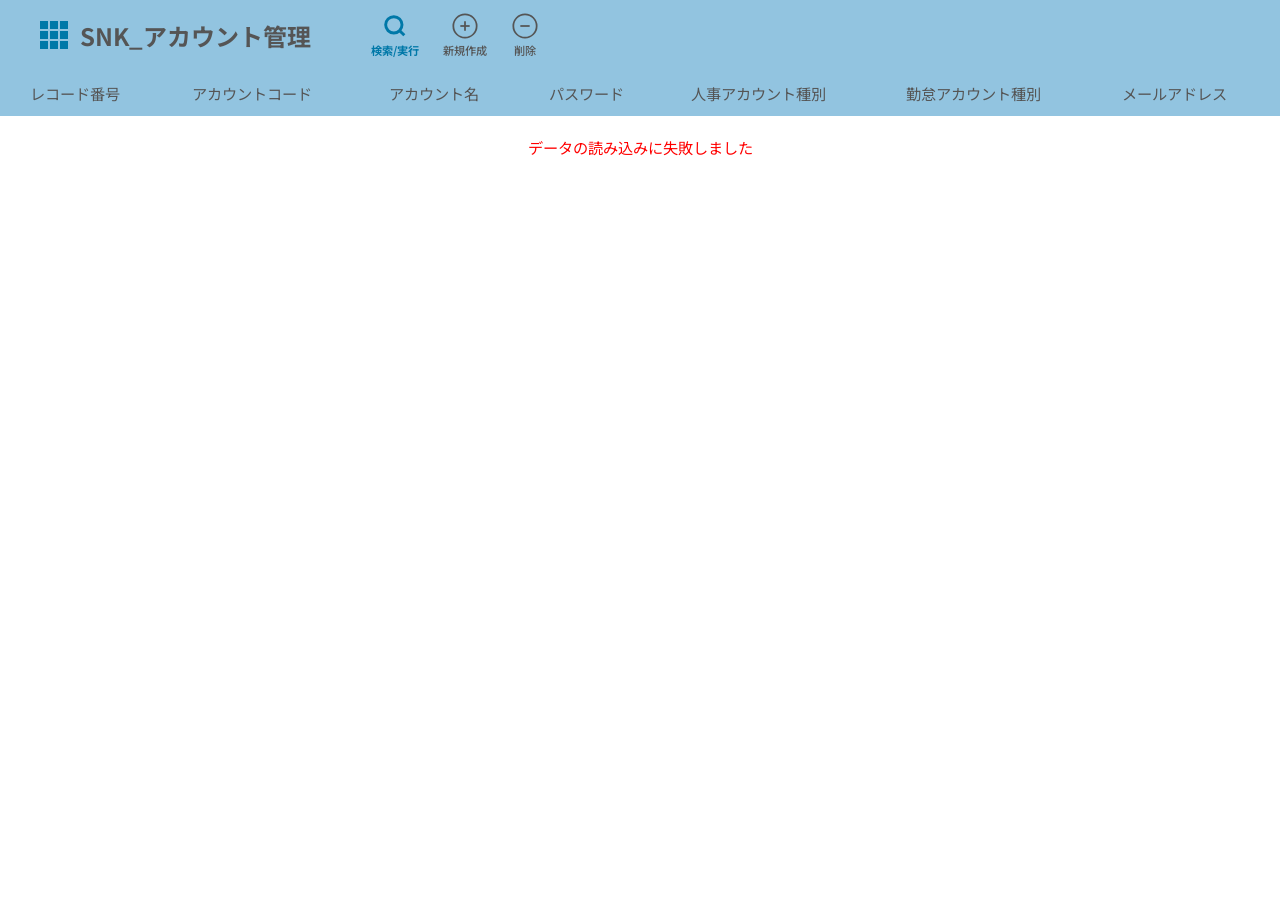
<file: account-settings.html>
<!DOCTYPE html>
<html lang="ja">
<head>
    <meta charset="UTF-8">
    <meta name="viewport" content="width=device-width, initial-scale=1.0">
    <title>SNK_アカウント管理</title>
    <link href="https://fonts.googleapis.com/css2?family=Noto+Sans+JP:wght@400;500;700&display=swap" rel="stylesheet">
    <style>
        :root {
            --primary-blue: #92c4e0;
            --text-dark: #555;
            --text-light: #777;
            --border-color: #eee;
        }

        * {
            box-sizing: border-box;
            margin: 0;
            padding: 0;
        }

        body {
            font-family: 'Noto Sans JP', sans-serif;
            color: var(--text-dark);
            background-color: #fff;
            min-height: 100vh;
            display: flex;
            flex-direction: column;
        }

        /* Header */
        .account-header {
            background-color: var(--primary-blue);
            height: 70px;
            display: flex;
            align-items: center;
            justify-content: flex-start;
            padding: 0 40px;
            position: sticky;
            top: 0;
            z-index: 100;
        }

        .header-logo {
            display: flex;
            align-items: center;
            gap: 12px;
            font-size: 1.5rem;
            font-weight: bold;
            color: var(--text-dark);
            text-decoration: none;
            margin-right: 60px;
        }

        .logo-dots {
            display: grid;
            grid-template-columns: repeat(3, 8px);
            gap: 2px;
        }

        .logo-dots span {
            width: 8px;
            height: 8px;
            background-color: #0078a8; /* Darker blue for dots */
        }

        .header-actions {
            display: flex;
            align-items: center;
            gap: 24px;
        }

        .action-icon {
            display: flex;
            flex-direction: column;
            align-items: center;
            font-size: 0.7rem;
            color: var(--text-dark);
            cursor: pointer;
            font-weight: 500;
        }

        .action-icon svg {
            width: 28px;
            height: 28px;
            fill: none;
            stroke: currentColor;
            stroke-width: 1.5;
            margin-bottom: 2px;
        }

        /* Search icon is slightly different */
        .action-icon.search-icon svg {
            stroke-width: 2.5;
            stroke: #0078a8;
        }

        /* Main Content */
        .account-main {
            flex: 1;
            padding: 0;
            overflow-x: auto;
        }

        .account-table {
            width: 100%;
            border-collapse: collapse;
            font-size: 0.95rem;
            min-width: 1200px;
        }

        .account-table th, .account-table td {
            padding: 12px 20px;
            text-align: left;
        }

        .account-table th {
            background-color: var(--primary-blue);
            color: var(--text-dark);
            font-weight: normal;
            position: sticky;
            top: 0;
            z-index: 10;
        }

        .account-table td {
            color: #444;
            border-bottom: 1px solid transparent; /* default no border line for normal rows */
        }
        
        .account-table tbody tr {
            transition: background-color 0.2s;
        }

        .account-table tbody tr:hover {
            background-color: #f5faff;
        }

        /* Selected row style - Improved visibility */
        .account-table tbody tr.selected {
            background-color: #e3f2fd !important;
            border-left: 5px solid #0078a8;
        }

        .account-table tbody tr.selected td {
            color: #000;
            font-weight: 500;
        }

        .account-table tbody tr.selected .email-text {
            color: #0078a8;
        }

        .email-text {
            font-size: 0.75rem;
            color: var(--text-light);
        }

        /* Search Mode - Master Style */
        body.search-mode .account-header {
            background-color: #b5e68d !important; /* Search Green */
        }
        
        .search-row {
            display: none;
            background-color: #f0f9eb;
        }
        
        body.search-mode .search-row {
            display: table-row;
        }
        
        .search-input {
            width: 100%;
            padding: 4px 8px;
            border: 1px solid #ccc;
            border-radius: 4px;
            font-size: 0.85rem;
        }

    </style>
</head>
<body>

    <header class="account-header">
        <a href="admin.html" class="header-logo">
            <div class="logo-dots">
                <span></span><span></span><span></span>
                <span></span><span></span><span></span>
                <span></span><span></span><span></span>
            </div>
            SNK_アカウント管理
        </a>
        
        <div class="header-actions">
            <!-- 検索/実行 (マスタ流トグル) -->
            <div class="action-icon search-icon" id="btn-search-toggle" onclick="toggleSearchMode()">
                <svg viewBox="0 0 24 24" fill="none"><circle cx="11" cy="11" r="7"/><line x1="20" y1="20" x2="16" y2="16"/></svg>
                <span id="search-btn-label" style="color: #0078a8; font-weight: bold;">検索/実行</span>
            </div>
            <!-- 新規作成 -->
            <div class="action-icon" onclick="showCreateModal()">
                <svg viewBox="0 0 24 24"><circle cx="12" cy="12" r="10"/><line x1="12" y1="8" x2="12" y2="16"/><line x1="8" y1="12" x2="16" y2="12"/></svg>
                <span>新規作成</span>
            </div>
            <!-- 削除 -->
            <div class="action-icon" onclick="handleDelete()">
                <svg viewBox="0 0 24 24"><circle cx="12" cy="12" r="10"/><line x1="8" y1="12" x2="16" y2="12"/></svg>
                <span>削除</span>
            </div>
        </div>
    </header>

    <main class="account-main">
        <table class="account-table">
            <thead>
                <tr>
                    <th style="padding-left: 30px;">レコード番号</th>
                    <th>アカウントコード</th>
                    <th>アカウント名</th>
                    <th>パスワード</th>
                    <th>人事アカウント種別</th>
                    <th>勤怠アカウント種別</th>
                    <th>メールアドレス</th>
                </tr>
                <!-- 検索プロンプト行 (従業員マスタ流) -->
                <tr class="search-row">
                    <td style="padding-left: 30px;"><input type="text" class="search-input" placeholder="ID検索" oninput="filterTable()"></td>
                    <td><input type="text" id="search-code" class="search-input" placeholder="コード検索" oninput="filterTable()"></td>
                    <td><input type="text" id="search-name" class="search-input" placeholder="名前検索" oninput="filterTable()"></td>
                    <td></td>
                    <td><input type="text" id="search-jinji" class="search-input" placeholder="種別検索" oninput="filterTable()"></td>
                    <td><input type="text" id="search-kintai" class="search-input" placeholder="種別検索" oninput="filterTable()"></td>
                    <td></td>
                </tr>
            </thead>
            <tbody>
                <!-- ここに動的にデータが挿入されます -->
            </tbody>
        </table>
    </main>

    <!-- 新規作成モーダル -->
    <div id="create-modal" style="display:none; position:fixed; top:0; left:0; width:100%; height:100%; background:rgba(0,0,0,0.5); z-index:1000; align-items:center; justify-content:center;">
        <div style="background:white; padding:30px; border-radius:12px; width:450px; box-shadow:0 15px 35px rgba(0,0,0,0.3); border:1px solid #ddd;">
            <div style="display:flex; justify-content:space-between; align-items:center; margin-bottom:20px;">
                <h2 style="font-size:1.3rem; border-left:6px solid var(--primary-blue); padding-left:12px; color:#333; margin:0;">新規アカウント登録</h2>
                <span id="form-msg" style="font-size:0.75rem; color:#d32f2f; font-weight:bold;">※必須項目があります</span>
            </div>
            
            <style>
                .form-input-group label { display:block; font-size:0.85rem; color:#555; margin-bottom:6px; font-weight:500; }
                .form-input-group label span { color:#d32f2f; margin-left:4px; font-size:0.7rem; background:#fee; padding:1px 4px; border-radius:2px; }
                .form-input-group input, .form-input-group select { width:100%; padding:10px; border:1px solid #ddd; border-radius:6px; font-size:0.9rem; transition:border-color 0.2s; }
                .form-input-group input:focus { border-color:var(--primary-blue); outline:none; background:#f9fbff; }
                .btn-create-submit { padding:10px 25px; border:none; border-radius:6px; font-weight:bold; cursor:pointer; transition:all 0.3s; box-shadow:0 4px 10px rgba(0,120,168,0.2); }
                .btn-create-submit.disabled { background:#ccc; color:#fff; cursor:not-allowed; box-shadow:none; transform:scale(0.98); opacity:0.7; }
                .btn-create-submit.active { background:linear-gradient(135deg, #0078a8, #00567a); color:white; transform:scale(1.05); box-shadow:0 6px 15px rgba(0,120,168,0.4); }
                .btn-create-submit.active:hover { transform:translateY(-2px); filter:brightness(1.1); }
            </style>

            <div style="display:flex; flex-direction:column; gap:18px;">
                <div class="form-input-group">
                    <label>アカウントコード <span>必須</span></label>
                    <input type="text" id="new-code" placeholder="例: yamada01" autocomplete="off" oninput="validateForm()">
                </div>
                <div class="form-input-group">
                    <label>アカウント名 <span>必須</span></label>
                    <input type="text" id="new-name" placeholder="例: 山田 花子" autocomplete="off" oninput="validateForm()">
                </div>
                <div class="form-input-group">
                    <label>パスワード <span>必須</span></label>
                    <input type="password" id="new-pass" placeholder="・・・・・・・・" oninput="validateForm()">
                </div>
                <div style="display:grid; grid-template-columns:1fr 1fr; gap:15px;">
                    <div class="form-input-group">
                        <label>人事アカウント種別</label>
                        <select id="new-jinji">
                            <option value="システム管理者">システム管理者</option>
                            <option value="管理者">管理者</option>
                            <option value="管理者閲覧制限">管理者閲覧制限</option>
                            <option value="権限無" selected>権限無</option>
                        </select>
                    </div>
                    <div class="form-input-group">
                        <label>勤怠アカウント種別</label>
                        <select id="new-kintai">
                            <option value="全体管理者">全体管理者</option>
                            <option value="グループ管理者">グループ管理者</option>
                            <option value="勤怠従業員権限">勤怠従業員権限</option>
                            <option value="一般ユーザー" selected>一般ユーザー</option>
                        </select>
                    </div>
                </div>
                <div class="form-input-group">
                    <label>メールアドレス <small style="color:#999; font-weight:normal;">(任意)</small></label>
                    <input type="email" id="new-email" placeholder="example@sanuki-sha.or.jp" oninput="validateForm()">
                </div>
                
                <div style="display:flex; justify-content:flex-end; gap:12px; margin-top:15px; border-top:1px solid #eee; padding-top:20px;">
                    <button onclick="closeCreateModal()" style="padding:10px 20px; border:1px solid #ccc; background:white; color:#666; border-radius:6px; cursor:pointer;">キャンセル</button>
                    <button id="submit-btn" onclick="handleCreate()" class="btn-create-submit disabled" disabled>登録する</button>
                </div>
            </div>
        </div>
    </div>

    <script src="js/app.js"></script>
    <script>
        let selectedRecordId = null;
        let originalUsers = []; // 全データを保持

        document.addEventListener('DOMContentLoaded', async () => {
            await loadAccountList();
        });

        /**
         * フォームのバリデーション (リアルタイム反映)
         */
        function validateForm() {
            const code = document.getElementById('new-code').value.trim();
            const name = document.getElementById('new-name').value.trim();
            const pass = document.getElementById('new-pass').value.trim();
            const btn = document.getElementById('submit-btn');
            const msg = document.getElementById('form-msg');

            if (code && name && pass) {
                btn.disabled = false;
                btn.classList.add('active');
                btn.classList.remove('disabled');
                msg.textContent = '準備完了！';
                msg.style.color = '#2e7d32';
            } else {
                btn.disabled = true;
                btn.classList.add('disabled');
                btn.classList.remove('active');
                msg.textContent = '※必須項目があります';
                msg.style.color = '#d32f2f';
            }
        }

        /**
         * アカウント一覧をロード
         */
        async function loadAccountList() {
            const tbody = document.querySelector('.account-table tbody');
            try {
                // APIからデータを取得
                const users = await Api.get('/Admin/users');
                originalUsers = users || []; // フィルター用に保存
                
                renderTable(originalUsers);
            } catch (err) {
                console.error('アカウント取得失敗:', err);
                tbody.innerHTML = '<tr><td colspan="7" style="text-align:center; color: red; padding: 20px;">データの読み込みに失敗しました</td></tr>';
            }
        }

        /**
         * テーブルを描画
         */
        function renderTable(users) {
            const tbody = document.querySelector('.account-table tbody');
            tbody.innerHTML = '';
            selectedRecordId = null;
            
            if (!users || users.length === 0) {
                tbody.innerHTML = `<tr><td colspan="7" style="text-align:center; padding: 20px; color:#999;">データがありません</td></tr>`;
                return;
            }

            users.forEach(user => {
                const recordNo = user.recordNo || user.RecordNo || "";
                const accountCode = user.accountCode || user.AccountCode || "";
                const accountName = user.accountName || user.AccountName || "";
                const password = user.password || user.Password || "";
                const jinjiRole = user.jinjiRole || user.JinjiRole || "";
                const kintaiRole = user.kintaiRole || user.KintaiRole || "";
                const email = user.email || user.Email || "";

                const tr = document.createElement('tr');
                tr.innerHTML = `
                    <td style="padding-left: 30px;">${recordNo}</td>
                    <td>${accountCode}</td>
                    <td>${accountName}</td>
                    <td>${password}</td>
                    <td>${jinjiRole}</td>
                    <td>${kintaiRole}</td>
                    <td class="email-text">${email}</td>
                `;
                
                tr.addEventListener('click', () => {
                    document.querySelectorAll('.account-table tbody tr').forEach(r => r.classList.remove('selected'));
                    tr.classList.add('selected');
                    selectedRecordId = recordNo;
                });
                
                tbody.appendChild(tr);
            });
        }

        /**
         * 検索モードの切り替え (従業員マスタ流)
         */
        function toggleSearchMode() {
            const isSearch = document.body.classList.toggle('search-mode');
            const btnLabel = document.getElementById('search-btn-label');
            
            if (isSearch) {
                btnLabel.textContent = '検索終了';
                btnLabel.style.color = '#2e7d32'; // 検索中は緑
            } else {
                btnLabel.textContent = '検索/実行';
                btnLabel.style.color = '#0078a8';
                // 検索解除時は全表示に戻す
                document.querySelectorAll('.search-input').forEach(i => i.value = '');
                renderTable(originalUsers);
            }
        }

        /**
         * 表のリアルタイムフィルタリング
         */
        function filterTable() {
            const idQuery = document.querySelector('.search-row input[placeholder="ID検索"]').value.toLowerCase();
            const codeQuery = document.getElementById('search-code').value.toLowerCase();
            const nameQuery = document.getElementById('search-name').value.toLowerCase();
            const jinjiQuery = document.getElementById('search-jinji').value.toLowerCase();
            const kintaiQuery = document.getElementById('search-kintai').value.toLowerCase();

            const filtered = originalUsers.filter(u => {
                const recordNo = (u.recordNo || u.RecordNo || "").toLowerCase();
                const accountCode = (u.accountCode || u.AccountCode || "").toLowerCase();
                const accountName = (u.accountName || u.AccountName || "").toLowerCase();
                const jinjiRole = (u.jinjiRole || u.JinjiRole || "").toLowerCase();
                const kintaiRole = (u.kintaiRole || u.KintaiRole || "").toLowerCase();

                return recordNo.includes(idQuery) &&
                       accountCode.includes(codeQuery) &&
                       accountName.includes(nameQuery) &&
                       jinjiRole.includes(jinjiQuery) &&
                       kintaiRole.includes(kintaiQuery);
            });

            renderTable(filtered);
        }

        /**
         * 新規作成モーダル
         */
        function showCreateModal() {
            document.getElementById('create-modal').style.display = 'flex';
        }

        function closeCreateModal() {
            document.getElementById('create-modal').style.display = 'none';
        }

        async function handleCreate() {
            const data = {
                accountCode: document.getElementById('new-code').value,
                accountName: document.getElementById('new-name').value,
                password: document.getElementById('new-pass').value,
                jinjiRole: document.getElementById('new-jinji').value,
                kintaiRole: document.getElementById('new-kintai').value,
                email: document.getElementById('new-email').value
            };

            if (!data.accountCode || !data.accountName || !data.password) {
                alert('アカウントコード、アカウント名、パスワードは必須です');
                return;
            }

            try {
                await Api.post('/Admin/create', data);
                alert('登録が完了しました');
                closeCreateModal();
                await loadAccountList();
            } catch (err) {
                alert('登録に失敗しました: ' + err.message);
            }
        }

        /**
         * 削除処理
         */
        async function handleDelete() {
            if (!selectedRecordId) {
                alert('削除するデータを選択してください');
                return;
            }

            if (confirm('選択したデータを削除してもよろしいですか？')) {
                try {
                    await Api.delete(`/Admin/delete/${selectedRecordId}`);
                    alert('削除しました');
                    await loadAccountList();
                } catch (err) {
                    alert('削除に失敗しました: ' + err.message);
                }
            }
        }
    </script>
</body>
</html>
</file>
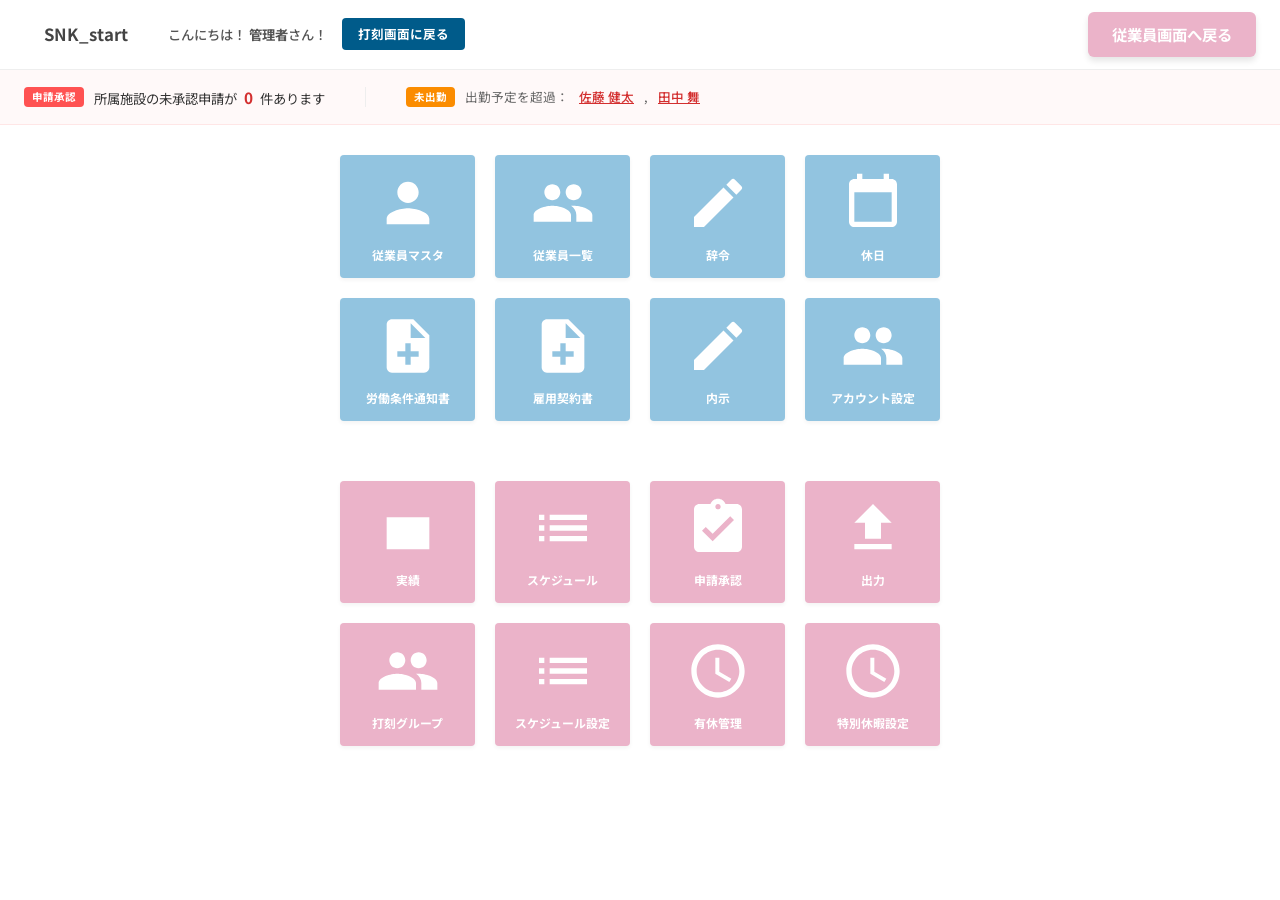
<file: admin.html>
<!DOCTYPE html>
<html lang="ja">

<head>
    <meta charset="UTF-8">
    <meta name="viewport" content="width=device-width, initial-scale=1.0">
    <title>管理者画面 - SNK_start</title>
    <link rel="preconnect" href="https://fonts.googleapis.com">
    <link rel="preconnect" href="https://fonts.gstatic.com" crossorigin>
    <link href="https://fonts.googleapis.com/css2?family=Noto+Sans+JP:wght@400;500;700&display=swap" rel="stylesheet">
    <link rel="stylesheet" href="css/style.css">
    <style>
        .admin-page {
            background-color: #fff;
            min-height: 100vh;
        }

        .admin-header {
            display: flex;
            align-items: center;
            justify-content: space-between;
            padding: 12px 24px;
            border-bottom: 1px solid #eee;
        }

        .admin-header-left {
            display: flex;
            align-items: center;
            gap: 20px;
            font-size: 1.2rem;
            font-weight: bold;
            color: #444;
        }

        .admin-header-center {
            display: flex;
            align-items: center;
            gap: 15px;
            margin-left: 40px;
        }

        .admin-greeting {
            font-size: 0.95rem;
            color: #555;
            font-weight: 500;
        }

        .btn-dakoku-top {
            background-color: #005b8a;
            color: white;
            padding: 6px 16px;
            border-radius: 4px;
            border: none;
            cursor: pointer;
            font-weight: bold;
            text-decoration: none;
            font-size: 0.9rem;
            transition: background-color 0.2s;
        }

        .btn-dakoku-top:hover {
            background-color: #004566;
            color: white;
        }

        .admin-header-right {
            font-size: 0.9rem;
            font-weight: bold;
        }

        /* Notification Bar */
        .notification-area {
            padding: 15px 24px;
            background-color: #fff9f9;
            border-bottom: 1px solid #ffe6e6;
            margin-bottom: 30px;
            display: flex;
            gap: 40px;
            align-items: center;
        }

        .notification-item {
            display: flex;
            align-items: center;
            gap: 10px;
            font-size: 0.95rem;
        }

        .notification-label {
            background-color: #ff5252;
            color: white;
            padding: 2px 8px;
            border-radius: 4px;
            font-size: 0.75rem;
            font-weight: bold;
        }

        .notification-count {
            color: #d32f2f;
            font-weight: bold;
            font-size: 1.1rem;
            margin: 0 4px;
        }

        .un-clocked-list {
            display: flex;
            gap: 10px;
            color: #666;
            font-size: 0.9rem;
        }

        .un-clocked-name {
            color: #d32f2f;
            font-weight: 500;
            text-decoration: underline;
        }

        .btn-pink-large {
            background-color: #ebb3c9;
            color: white;
            padding: 10px 24px;
            border-radius: 6px;
            font-weight: bold;
            text-decoration: none;
            font-size: 1.1rem;
            box-shadow: 0 4px 6px rgba(0,0,0,0.1);
            transition: all 0.2s;
            display: inline-block;
        }

        .btn-pink-large:hover {
            background-color: #d48a9a;
            color: white;
            transform: translateY(-2px);
            box-shadow: 0 6px 12px rgba(0,0,0,0.15);
        }

        .admin-main {
            display: flex;
            flex-direction: column;
            align-items: center;
            gap: 60px;
            padding-bottom: 60px;
        }

        .admin-icon-grid {
            display: grid;
            grid-template-columns: repeat(4, 1fr);
            gap: 20px;
            width: 100%;
            max-width: 600px;
        }

        .admin-icon-btn {
            display: flex;
            flex-direction: column;
            align-items: center;
            justify-content: center;
            aspect-ratio: 1.1;
            border-radius: 4px;
            color: white;
            cursor: pointer;
            text-decoration: none;
            transition: background-color 0.2s ease, transform 0.1s ease;
            padding: 10px;
            box-shadow: 0 2px 4px rgba(0,0,0,0.05);
        }

        .admin-icon-btn:hover {
            background-color: #999 !important;
            transform: translateY(-2px);
            box-shadow: 0 4px 8px rgba(0,0,0,0.1);
        }

        .admin-icon-btn svg {
            width: 64px;
            height: 64px;
            fill: currentColor;
            margin-bottom: 12px;
        }

        .admin-icon-btn span {
            font-size: 0.85rem;
            font-weight: bold;
            text-align: center;
            line-height: 1.3;
        }

        /* Colors based on screenshot */
        .color-blue { background-color: #92c4e0; }
        .color-pink { background-color: #ebb3c9; }

    </style>
</head>

<body>
    <div class="admin-page">
        <!-- Header -->
        <header class="admin-header">
            <div style="display: flex; align-items: center; flex: 1;">
                <div class="admin-header-left">
                    <div class="snk-logo-grid">
                        <span></span><span></span><span></span>
                        <span></span><span></span><span></span>
                        <span></span><span></span><span></span>
                    </div>
                    SNK_start
                </div>
                <div class="admin-header-center">
                    <div class="admin-greeting">こんにちは！ <span id="admin-name" style="font-weight: bold;">管理者</span>さん！</div>
                    <a href="index.html" class="btn-dakoku-top">打刻画面に戻る</a>
                </div>
            </div>
            <div class="admin-header-right">
                <a href="dashboard.html" class="btn-pink-large">従業員画面へ戻る</a>
            </div>
        </header>

        <!-- Notification Area -->
        <div class="notification-area">
            <div class="notification-item">
                <span class="notification-label">申請承認</span>
                <span>所属施設の未承認申請が <span id="pending-request-count" class="notification-count">0</span> 件あります</span>
            </div>
            <div class="notification-item" style="border-left: 1px solid #eee; padding-left: 40px;">
                <span class="notification-label" style="background-color: #fb8c00;">未出勤</span>
                <div class="un-clocked-list">
                    <span>出勤予定を超過：</span>
                    <span class="un-clocked-name">佐藤 健太</span>,
                    <span class="un-clocked-name">田中 舞</span>
                </div>
            </div>
        </div>

        <!-- Main Content -->
        <div class="admin-main">
            <!-- Blue Section -->
            <div class="admin-icon-grid">
                <!-- 従業員マスタ -->
                <a href="employee-master.html" class="admin-icon-btn color-blue">
                    <svg viewBox="0 0 24 24"><path d="M12 12c2.21 0 4-1.79 4-4s-1.79-4-4-4-4 1.79-4 4 1.79 4 4 4zm0 2c-2.67 0-8 1.34-8 4v2h16v-2c0-2.66-5.33-4-8-4z"/></svg>
                    <span>従業員マスタ</span>
                </a>
                <!-- 従業員一覧 -->
                <a href="employee-list.html" class="admin-icon-btn color-blue">
                    <svg viewBox="0 0 24 24"><path d="M16 11c1.66 0 2.99-1.34 2.99-3S17.66 5 16 5c-1.66 0-3 1.34-3 3s1.34 3 3 3zm-8 0c1.66 0 2.99-1.34 2.99-3S9.66 5 8 5C6.34 5 5 6.34 5 8s1.34 3 3 3zm0 2c-2.33 0-7 1.17-7 3.5V19h14v-2.5c0-2.33-4.67-3.5-7-3.5zm8 0c-.29 0-.62.02-.97.05 1.16.84 1.97 1.97 1.97 3.45V19h6v-2.5c0-2.33-4.67-3.5-7-3.5z"/></svg>
                    <span>従業員一覧</span>
                </a>
                <!-- 辞令 -->
                <div class="admin-icon-btn color-blue">
                    <svg viewBox="0 0 24 24"><path d="M3 17.25V21h3.75L17.81 9.94l-3.75-3.75L3 17.25zM20.71 7.04a.996.996 0 0 0 0-1.41l-2.34-2.34a.996.996 0 0 0-1.41 0l-1.83 1.83 3.75 3.75 1.83-1.83z"/></svg>
                    <span>辞令</span>
                </div>
                <!-- 休日 -->
                <div class="admin-icon-btn color-blue">
                    <svg viewBox="0 0 24 24"><path d="M19 3h-1V1h-2v2H8V1H6v2H5c-1.11 0-1.99.9-1.99 2L3 19c0 1.1.89 2 2 2h14c1.1 0 2-.9 2-2V5c0-1.1-.9-2-2-2zm0 16H5V8h14v11z"/></svg>
                    <span>休日</span>
                </div>
                <!-- 労働条件通知書 -->
                <div class="admin-icon-btn color-blue">
                    <svg viewBox="0 0 24 24"><path d="M14 2H6c-1.1 0-1.99.9-1.99 2L4 20c0 1.1.89 2 1.99 2H18c1.1 0 2-.9 2-2V8l-6-6zm2 14h-3v3h-2v-3H8v-2h3v-3h2v3h3v2zm-3-7V3.5L18.5 9H13z"/></svg>
                    <span>労働条件通知書</span>
                </div>
                <!-- 雇用契約書 -->
                <div class="admin-icon-btn color-blue">
                    <svg viewBox="0 0 24 24"><path d="M14 2H6c-1.1 0-1.99.9-1.99 2L4 20c0 1.1.89 2 1.99 2H18c1.1 0 2-.9 2-2V8l-6-6zm2 14h-3v3h-2v-3H8v-2h3v-3h2v3h3v2zm-3-7V3.5L18.5 9H13z"/></svg>
                    <span>雇用契約書</span>
                </div>
                <!-- 内示 -->
                <div class="admin-icon-btn color-blue">
                    <svg viewBox="0 0 24 24"><path d="M3 17.25V21h3.75L17.81 9.94l-3.75-3.75L3 17.25zM20.71 7.04a.996.996 0 0 0 0-1.41l-2.34-2.34a.996.996 0 0 0-1.41 0l-1.83 1.83 3.75 3.75 1.83-1.83z"/></svg>
                    <span>内示</span>
                </div>
                <!-- アカウント設定 -->
                <a href="account-settings.html" class="admin-icon-btn color-blue">
                    <svg viewBox="0 0 24 24"><path d="M16 11c1.66 0 2.99-1.34 2.99-3S17.66 5 16 5c-1.66 0-3 1.34-3 3s1.34 3 3 3zm-8 0c1.66 0 2.99-1.34 2.99-3S9.66 5 8 5C6.34 5 5 6.34 5 8s1.34 3 3 3zm0 2c-2.33 0-7 1.17-7 3.5V19h14v-2.5c0-2.33-4.67-3.5-7-3.5zm8 0c-.29 0-.62.02-.97.05 1.16.84 1.97 1.97 1.97 3.45V19h6v-2.5c0-2.33-4.67-3.5-7-3.5z"/></svg>
                    <span>アカウント設定</span>
                </a>
            </div>

            <!-- Pink Section -->
            <div class="admin-icon-grid">
                <!-- 実績 -->
                <a href="performance-monthly.html" class="admin-icon-btn color-pink">
                    <svg viewBox="0 0 24 24"><path d="M4 4h16v16H4zM4 4v4h16V4H4zm0 8h8v8H4v-8zm10 0h6v8h-6v-8z"/></svg>
                    <span>実績</span>
                </a>
                <!-- スケジュール -->
                <a href="schedule-monthly.html" class="admin-icon-btn color-pink">
                    <svg viewBox="0 0 24 24"><path d="M3 13h2v-2H3v2zm0 4h2v-2H3v2zm0-8h2V7H3v2zm4 4h14v-2H7v2zm0 4h14v-2H7v2zM7 7v2h14V7H7z"/></svg>
                    <span>スケジュール</span>
                </a>
                <!-- 申請承認 -->
                <a href="application-approval.html" class="admin-icon-btn color-pink">
                    <svg viewBox="0 0 24 24"><path d="M19 3h-4.18C14.4 1.84 13.3 1 12 1c-1.3 0-2.4.84-2.82 2H5c-1.1 0-2 .9-2 2v14c0 1.1.9 2 2 2h14c1.1 0 2-.9 2-2V5c0-1.1-.9-2-2-2zm-7 0c.55 0 1 .45 1 1s-.45 1-1 1-1-.45-1-1 .45-1 1-1zm-2 14l-4-4 1.41-1.41L10 14.17l6.59-6.59L18 9l-8 8z"/></svg>
                    <span>申請承認</span>
                </a>
                <!-- 出力 -->
                <div class="admin-icon-btn color-pink">
                    <svg viewBox="0 0 24 24"><path d="M9 16h6v-6h4l-7-7-7 7h4zm-4 2h14v2H5z"/></svg>
                    <span>出力</span>
                </div>
                <!-- 打刻グループ -->
                <div class="admin-icon-btn color-pink">
                    <svg viewBox="0 0 24 24"><path d="M16 11c1.66 0 2.99-1.34 2.99-3S17.66 5 16 5c-1.66 0-3 1.34-3 3s1.34 3 3 3zm-8 0c1.66 0 2.99-1.34 2.99-3S9.66 5 8 5C6.34 5 5 6.34 5 8s1.34 3 3 3zm0 2c-2.33 0-7 1.17-7 3.5V19h14v-2.5c0-2.33-4.67-3.5-7-3.5zm8 0c-.29 0-.62.02-.97.05 1.16.84 1.97 1.97 1.97 3.45V19h6v-2.5c0-2.33-4.67-3.5-7-3.5z"/></svg>
                    <span>打刻グループ</span>
                </div>
                <!-- スケジュール設定 -->
                <div class="admin-icon-btn color-pink">
                    <svg viewBox="0 0 24 24"><path d="M3 13h2v-2H3v2zm0 4h2v-2H3v2zm0-8h2V7H3v2zm4 4h14v-2H7v2zm0 4h14v-2H7v2zM7 7v2h14V7H7z"/></svg>
                    <span>スケジュール設定</span>
                </div>
                <!-- 有休管理 -->
                <div class="admin-icon-btn color-pink">
                    <svg viewBox="0 0 24 24"><path d="M11.99 2C6.47 2 2 6.48 2 12s4.47 10 9.99 10C17.52 22 22 17.52 22 12S17.52 2 11.99 2zM12 20c-4.42 0-8-3.58-8-8s3.58-8 8-8 8 3.58 8 8-3.58 8-8 8zm.5-13H11v6l5.25 3.15.75-1.23-4.5-2.67z"/></svg>
                    <span>有休管理</span>
                </div>
                <!-- 特別休暇設定 -->
                <a href="special-leave-settings.html" class="admin-icon-btn color-pink">
                    <svg viewBox="0 0 24 24"><path d="M11.99 2C6.47 2 2 6.48 2 12s4.47 10 9.99 10C17.52 22 22 17.52 22 12S17.52 2 11.99 2zM12 20c-4.42 0-8-3.58-8-8s3.58-8 8-8 8 3.58 8 8-3.58 8-8 8zm.5-13H11v6l5.25 3.15.75-1.23-4.5-2.67z"/></svg>
                    <span>特別休暇設定</span>
                </a>
            </div>
        </div>
    </div>
    <script src="js/app.js"></script>
    <script>
        document.addEventListener('DOMContentLoaded', async () => {
            // ログイン情報の表示
            const user = Api.getCurrentUser();
            if (user && user.name) {
                document.getElementById('admin-name').textContent = user.name;
            }

            // 未承認申請件数の取得
            await updatePendingCount();
        });

        async function updatePendingCount() {
            try {
                const res = await Api.get('/Request/pending-count');
                const countElement = document.getElementById('pending-request-count');
                if (countElement && res) {
                    countElement.textContent = res.count || 0;
                }
            } catch (err) {
                console.error('申請件数取得失敗:', err);
            }
        }
    </script>
</body>
</html>
</file>
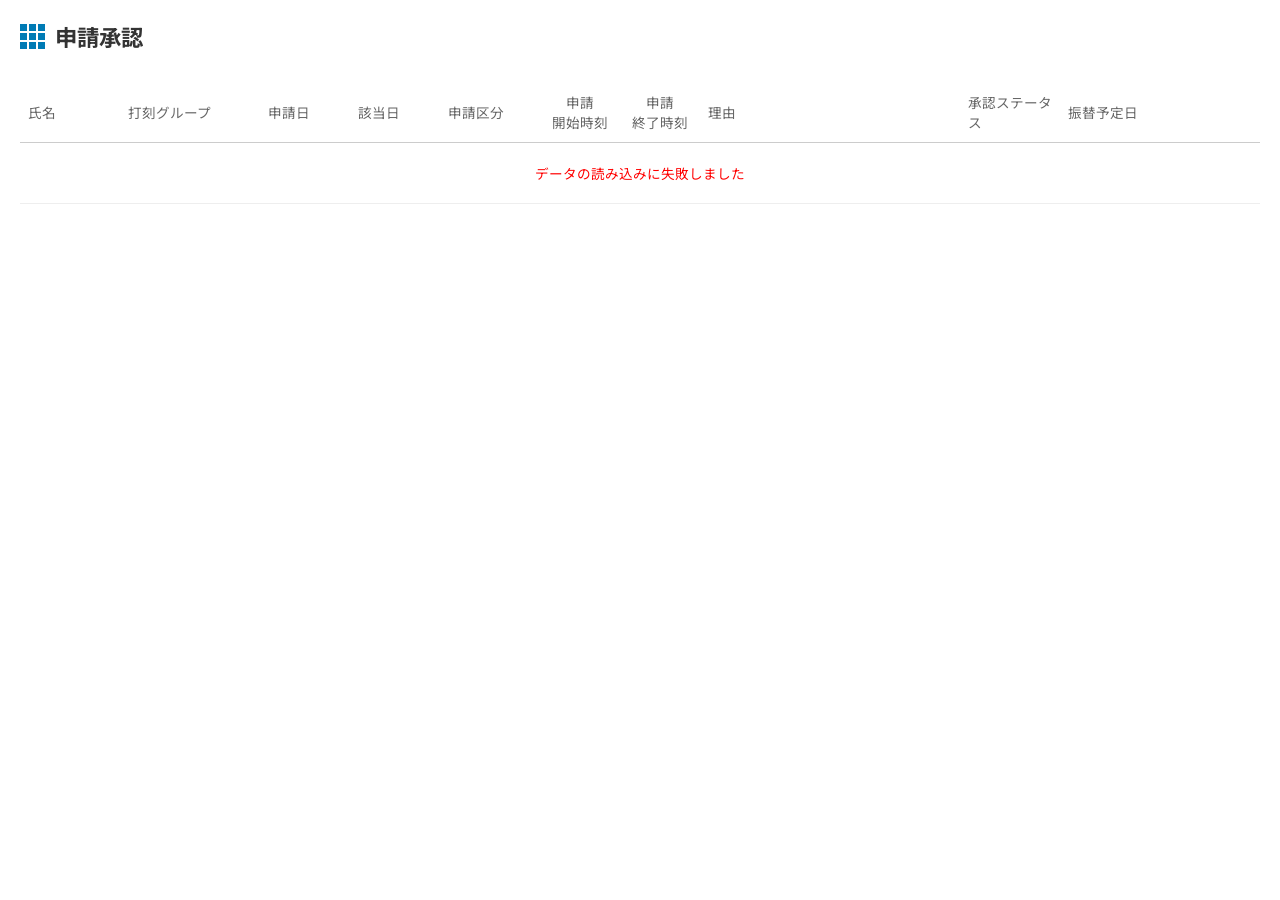
<file: application-approval.html>
<!DOCTYPE html>
<html lang="ja">
<head>
    <meta charset="UTF-8">
    <meta name="viewport" content="width=device-width, initial-scale=1.0">
    <title>申請承認 - SNK_start</title>
    <link href="https://fonts.googleapis.com/css2?family=Noto+Sans+JP:wght@400;500;700&display=swap" rel="stylesheet">
    <style>
        :root {
            --primary-blue: #007bb5;
            --bg-color: #f8f9fa;
            --border-color: #eee;
            --text-main: #333;
            --header-bg: #fff;
        }

        * {
            box-sizing: border-box;
            margin: 0;
            padding: 0;
        }

        body {
            font-family: 'Noto Sans JP', sans-serif;
            color: var(--text-main);
            background-color: #fff;
            padding: 20px;
        }

        /* Header Area */
        .page-header {
            display: flex;
            align-items: center;
            gap: 15px;
            margin-bottom: 30px;
        }

        .logo-section {
            display: flex;
            align-items: center;
            gap: 10px;
            font-size: 1.4rem;
            font-weight: bold;
            color: #333;
            text-decoration: none;
        }

        .logo-dots {
            display: grid;
            grid-template-columns: repeat(3, 7px);
            gap: 2px;
        }

        .logo-dots span {
            width: 7px;
            height: 7px;
            background-color: var(--primary-blue);
        }

        /* Table Area */
        .approval-table-container {
            width: 100%;
            overflow-x: auto;
        }

        .approval-table {
            width: 100%;
            border-collapse: collapse;
            font-size: 0.85rem;
            min-width: 1100px;
        }

        .approval-table th {
            border-bottom: 1px solid #ccc;
            padding: 10px 8px;
            font-weight: normal;
            color: #666;
            text-align: left;
            background-color: #fff;
        }

        .approval-table td {
            border-bottom: 1px solid var(--border-color);
            padding: 12px 8px;
            color: #333;
        }

        .approval-table tr:hover {
            background-color: #fcfcfc;
        }

        /* Statuses */
        .status-cell {
            font-weight: bold;
            font-size: 0.8rem;
        }

        .row-approved {
            color: #666;
        }

        .row-rejected {
            color: #666;
        }

        .row-pending {
            color: #333;
        }

        /* Action Buttons */
        .btn-group {
            display: flex;
            gap: 4px;
        }

        .btn-action {
            width: 38px;
            height: 24px;
            border-radius: 4px;
            border: none;
            cursor: pointer;
            display: flex;
            align-items: center;
            justify-content: center;
            font-size: 0.75rem;
            font-weight: bold;
            color: #fff;
        }

        .btn-approve {
            background-color: #005b8a;
        }

        .btn-reject {
            background-color: #005b8a;
        }

        .btn-approve::before { content: "承認"; }
        .btn-reject::before { content: "否認"; }

        .btn-action:hover {
            opacity: 0.8;
        }

    </style>
</head>
<body>

    <!-- Header -->
    <header class="page-header">
        <a href="admin.html" class="logo-section">
            <div class="logo-dots">
                <span></span><span></span><span></span>
                <span></span><span></span><span></span>
                <span></span><span></span><span></span>
            </div>
            申請承認
        </a>
    </header>

    <!-- Table -->
    <div class="approval-table-container">
        <table class="approval-table">
            <thead>
                <tr>
                    <th style="width: 100px;">氏名</th>
                    <th style="width: 140px;">打刻グループ</th>
                    <th style="width: 90px;">申請日</th>
                    <th style="width: 90px;">該当日</th>
                    <th style="width: 100px;">申請区分</th>
                    <th style="width: 80px; text-align: center;">申請<br>開始時刻</th>
                    <th style="width: 80px; text-align: center;">申請<br>終了時刻</th>
                    <th>理由</th>
                    <th style="width: 100px;">承認ステータス</th>
                    <th style="width: 100px;">振替予定日</th>
                    <th style="width: 100px;"></th>
                </tr>
            </thead>
            <tbody>
                <!-- ここに動的に申請データが挿入されます -->
            </tbody>
        </table>
    </div>

    <script src="js/app.js"></script>
    <script>
        document.addEventListener('DOMContentLoaded', async () => {
            await loadPendingRequests();
        });

        /**
         * 未承認の申請一覧をロード
         */
        async function loadPendingRequests() {
            const tbody = document.querySelector('.approval-table tbody');
            try {
                // APIからデータを取得 (Admin用の全件取得エンドポイント)
                const requests = await Api.get('/Request/pending-all');
                
                // 表をクリア
                tbody.innerHTML = '';
                
                if (!requests || requests.length === 0) {
                    tbody.innerHTML = '<tr><td colspan="11" style="text-align:center; padding: 40px; color: #999;">現在、未対応の申請はありません</td></tr>';
                    return;
                }

                // 日付フォーマット
                const formatDate = (dateStr) => {
                    if (!dateStr) return '';
                    const d = new Date(dateStr);
                    return `${d.getFullYear()}/${String(d.getMonth()+1).padStart(2,'0')}/${String(d.getDate()).padStart(2,'0')}`;
                };

                // 時刻フォーマット (HH:mm)
                const formatTime = (timeStr) => {
                    if (!timeStr) return '';
                    return timeStr.substring(0, 5); // 09:00:00 -> 09:00
                };

                // データを1行ずつ追加
                requests.forEach(req => {
                    const tr = document.createElement('tr');
                    tr.className = 'row-pending';
                    
                    tr.innerHTML = `
                        <td>${req.employeeName || ''}</td>
                        <td>${req.clockGroup || ''}</td>
                        <td>${formatDate(req.requestDate)}</td>
                        <td>${formatDate(req.targetDate)}</td>
                        <td>${req.type || ''}</td>
                        <td style="text-align: center; font-weight: bold;">${formatTime(req.startTime)}</td>
                        <td style="text-align: center; font-weight: bold;">${formatTime(req.endTime)}</td>
                        <td>${req.reason || ''}</td>
                        <td class="status-cell">${req.status || '未対応'}</td>
                        <td style="font-weight: bold; color: #007bb5;">${formatDate(req.transferDate)}</td>
                        <td>
                            <div class="btn-group">
                                <button class="btn-action btn-approve" onclick="handleAction(${req.id}, 'approve')"></button>
                                <button class="btn-action btn-reject" onclick="handleAction(${req.id}, 'reject')"></button>
                            </div>
                        </td>
                    `;
                    
                    tbody.appendChild(tr);
                });
            } catch (err) {
                console.error('申請一覧取得失敗:', err);
                tbody.innerHTML = '<tr><td colspan="11" style="text-align:center; color: red; padding: 20px;">データの読み込みに失敗しました</td></tr>';
            }
        }

        /**
         * 承認・否認ボタンの処理 (デモ版)
         */
        async function handleAction(id, type) {
            const actionLabel = type === 'approve' ? '承認' : '否認';
            if (confirm(`${actionLabel}してもよろしいですか？`)) {
                // TODO: 実際のAPI呼び出し
                alert(`${id}番の申請を${actionLabel}しました。 (現在はデモ動作です)`);
                // 再ロード
                await loadPendingRequests();
            }
        }
    </script>
</body>
</html>
</file>
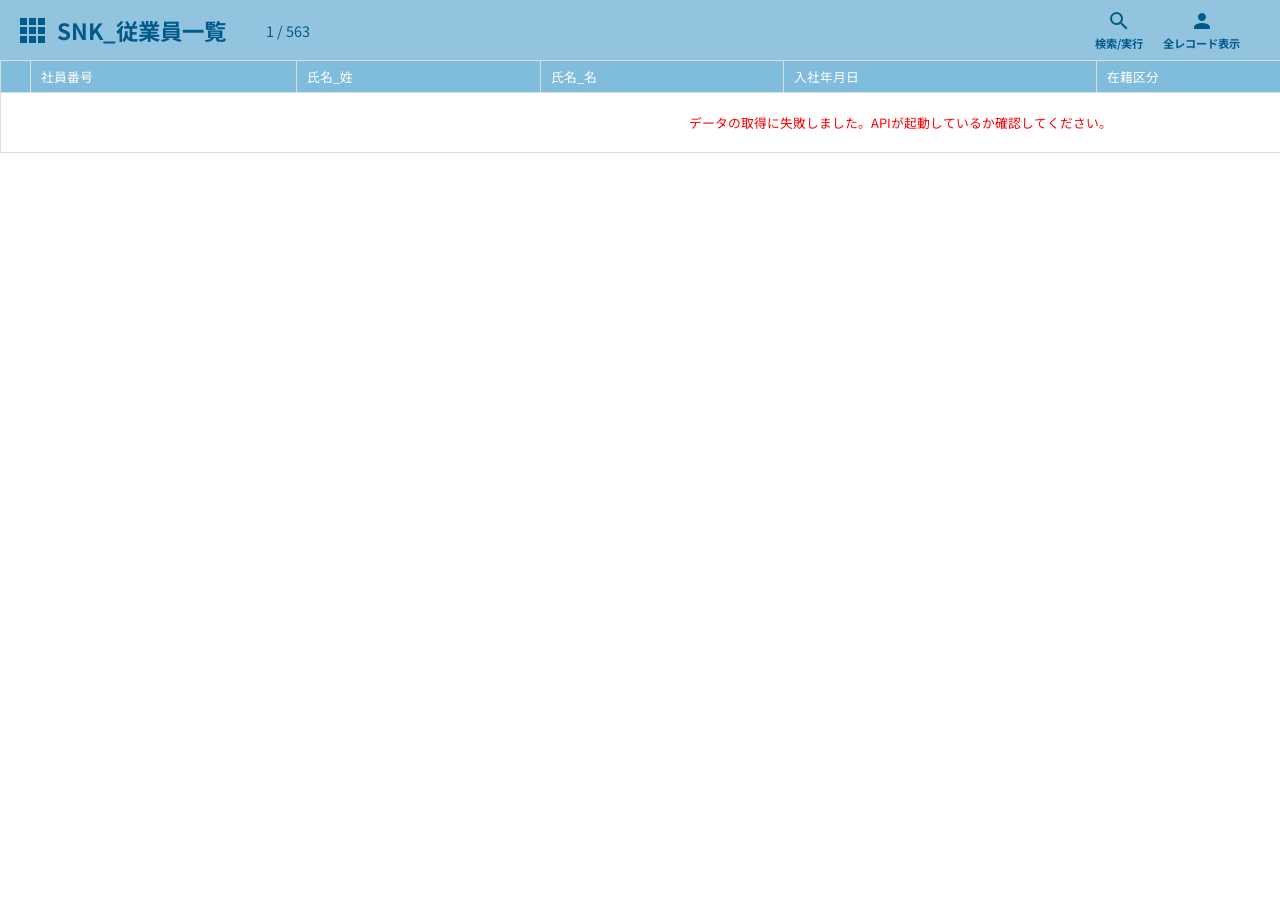
<file: employee-list.html>
<!DOCTYPE html>
<html lang="ja">
<head>
    <meta charset="UTF-8">
    <meta name="viewport" content="width=device-width, initial-scale=1.0">
    <title>SNK_従業員一覧</title>
    <link href="https://fonts.googleapis.com/css2?family=Noto+Sans+JP:wght@400;500;700&display=swap" rel="stylesheet">
    <style>
        :root {
            --primary-blue: #92c4e0;
            --header-dark-blue: #005b8a;
            --text-main: #333;
            --table-header-bg: #80bcdb; /* slightly darker light-blue for table header */
            --border-color: #ddd;
        }

        * {
            box-sizing: border-box;
            margin: 0;
            padding: 0;
        }

        body {
            font-family: 'Noto Sans JP', sans-serif;
            color: var(--text-main);
            background-color: #f5f5f5;
            min-height: 100vh;
            display: flex;
            flex-direction: column;
        }

        /* Header */
        .emp-list-header {
            background-color: var(--primary-blue);
            height: 60px;
            display: flex;
            align-items: center;
            justify-content: flex-start;
            padding: 0 20px;
            position: sticky;
            top: 0;
            z-index: 100;
        }

        .header-logo {
            display: flex;
            align-items: center;
            gap: 12px;
            font-size: 1.4rem;
            font-weight: bold;
            color: var(--header-dark-blue);
            text-decoration: none;
            margin-right: 40px;
        }

        .logo-dots {
            display: grid;
            grid-template-columns: repeat(3, 7px);
            gap: 2px;
        }

        .logo-dots span {
            width: 7px;
            height: 7px;
            background-color: var(--header-dark-blue);
        }

        .record-count {
            font-size: 0.9rem;
            color: var(--header-dark-blue);
            margin-right: auto; /* Pushes the next items to the right */
        }

        .header-actions {
            display: flex;
            align-items: center;
            gap: 20px;
            margin-right: 20px;
        }

        .action-icon {
            display: flex;
            flex-direction: column;
            align-items: center;
            font-size: 0.7rem;
            color: var(--header-dark-blue);
            cursor: pointer;
            font-weight: bold;
        }

        .action-icon svg {
            width: 24px;
            height: 24px;
            fill: currentColor;
            margin-bottom: 2px;
        }

        /* Main Content */
        .emp-list-main {
            flex: 1;
            padding: 0;
            overflow: auto;
            background-color: #fff;
        }

        table.list-table {
            width: 100%;
            border-collapse: collapse;
            font-size: 0.8rem;
            min-width: 1800px; /* Force wide table for horizontal scrolling if needed */
        }

        .list-table th, .list-table td {
            border: 1px solid var(--border-color);
            padding: 6px 10px;
            text-align: left;
            white-space: nowrap;
            overflow: hidden;
            text-overflow: ellipsis;
        }

        .list-table th {
            background-color: var(--table-header-bg);
            color: white;
            font-weight: normal;
            position: sticky;
            top: 0;
            z-index: 10;
        }

        .list-table td {
            color: #333;
            height: 30px;
        }
        
        /* The indicator column */
        .col-indicator {
            width: 30px;
            text-align: center !important;
            padding: 0 !important;
            color: #333;
        }

        .row-active .col-indicator {
            color: #000;
            font-size: 14px;
        }

        .list-table tbody tr:hover {
            background-color: #f0f7fb;
        }

        .text-center { text-align: center !important; }

    </style>
</head>
<body>

    <header class="emp-list-header">
        <a href="admin.html" class="header-logo">
            <div class="logo-dots">
                <span></span><span></span><span></span>
                <span></span><span></span><span></span>
                <span></span><span></span><span></span>
            </div>
            SNK_従業員一覧
        </a>

        <div class="record-count">
            1 / 563
        </div>
        
        <div class="header-actions">
            <!-- 検索/実行 -->
            <div class="action-icon">
                <svg viewBox="0 0 24 24"><path d="M15.5 14h-.79l-.28-.27A6.471 6.471 0 0 0 16 9.5 6.5 6.5 0 1 0 9.5 16c1.61 0 3.09-.59 4.23-1.57l.27.28v.79l5 4.99L20.49 19l-4.99-5zm-6 0C7.01 14 5 11.99 5 9.5S7.01 5 9.5 5 14 7.01 14 9.5 11.99 14 9.5 14z"/></svg>
                <span>検索/実行</span>
            </div>
            <!-- 全レコード表示 -->
            <div class="action-icon">
                <svg viewBox="0 0 24 24"><path d="M12 12c2.21 0 4-1.79 4-4s-1.79-4-4-4-4 1.79-4 4 1.79 4 4 4zm0 2c-2.67 0-8 1.34-8 4v2h16v-2c0-2.66-5.33-4-8-4z"/></svg>
                <span>全レコード表示</span>
            </div>
        </div>
    </header>

    <main class="emp-list-main">
        <table class="list-table" id="employeeTable">
            <thead>
                <tr>
                    <th class="col-indicator"></th>
                    <th>社員番号</th>
                    <th>氏名_姓</th>
                    <th>氏名_名</th>
                    <th>入社年月日</th>
                    <th>在籍区分</th>
                    <th>郵便番号</th>
                    <th>住所</th>
                </tr>
            </thead>
            <tbody id="employeeListBody">
                <!-- Data will be loaded here -->
            </tbody>
        </table>
    </main>

    <script src="js/app.js"></script>
    <script>
        document.addEventListener('DOMContentLoaded', async () => {
            await loadEmployeeList();
        });

        async function loadEmployeeList() {
            const body = document.getElementById('employeeListBody');
            const countEl = document.querySelector('.record-count');
            
            try {
                const response = await fetch('http://localhost:5163/api/Employee/search', {
                    headers: { 'Authorization': `Bearer ${sessionStorage.getItem('jwt_token')}` }
                });
                const employees = await response.json();

                body.innerHTML = '';
                employees.forEach((emp, index) => {
                    const tr = document.createElement('tr');
                    tr.style.cursor = 'pointer';
                    tr.onclick = () => {
                        // マスタ画面へ遷移（社員番号を渡す想定）
                        window.location.href = `employee-master.html?id=${emp.社員番号}`;
                    };
                    
                    const hireDate = emp.入社年月日 ? emp.入社年月日.substring(0, 10).replace(/-/g, '/') : '';
                    
                    tr.innerHTML = `
                        <td class="col-indicator">▶</td>
                        <td>${emp.社員番号 || ''}</td>
                        <td>${emp.氏名_姓 || ''}</td>
                        <td>${emp.氏名_名 || ''}</td>
                        <td>${hireDate}</td>
                        <td><span class="status-badge" style="background-color: ${emp.在籍区分 === '在籍' ? '#4cae4c' : '#f44336'}">${emp.在籍区分 || ''}</span></td>
                        <td>${emp.郵便番号 || ''}</td>
                        <td>${emp.住所 || ''}</td>
                    `;
                    body.appendChild(tr);
                });

                countEl.textContent = `${employees.length} / ${employees.length} レコード`;

            } catch (err) {
                console.error('一覧取得失敗:', err);
                body.innerHTML = '<tr><td colspan="8" style="text-align:center; padding: 20px; color: red;">データの取得に失敗しました。APIが起動しているか確認してください。</td></tr>';
            }
        }
    </script>
</body>
</html>
</file>
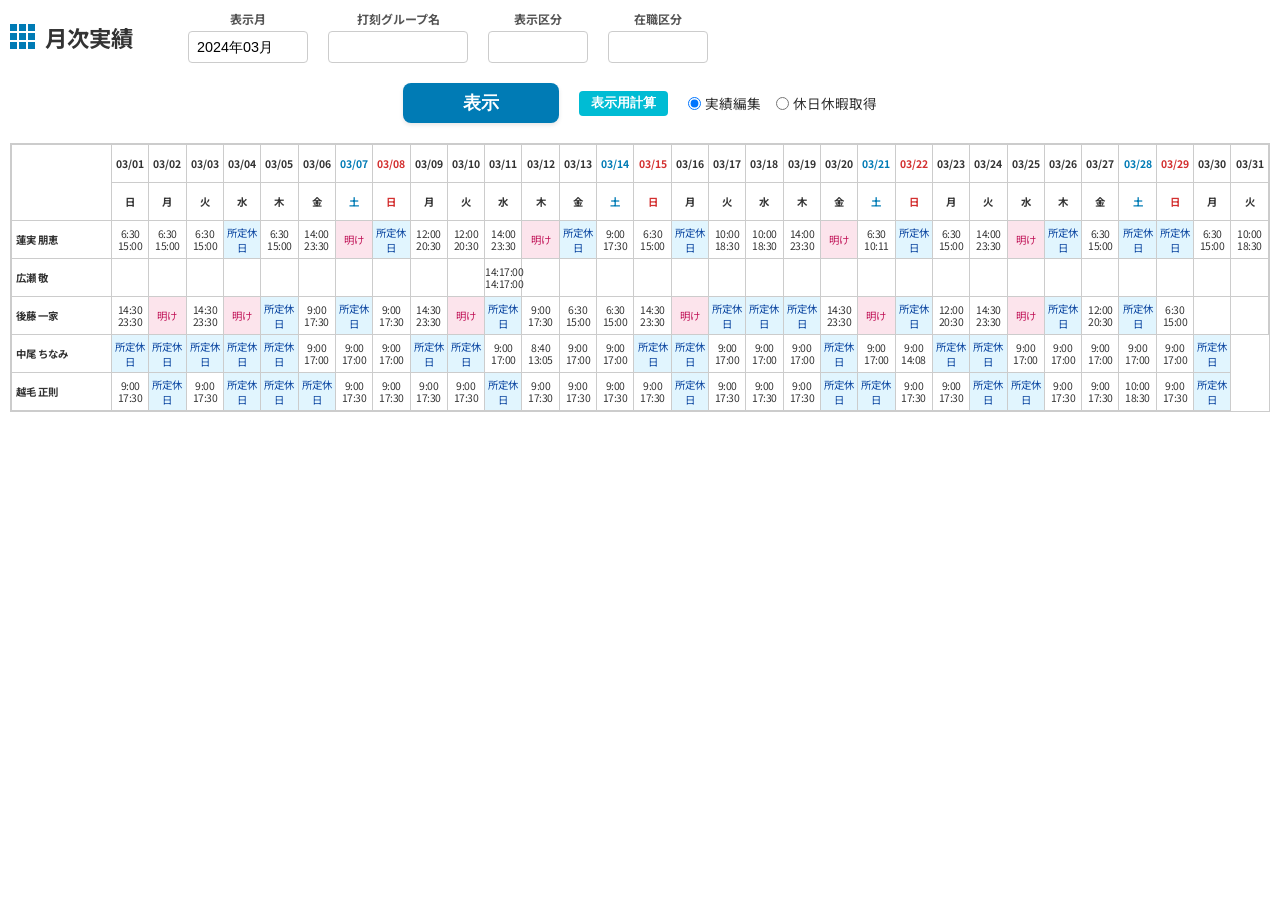
<file: performance-monthly.html>
<!DOCTYPE html>
<html lang="ja">
<head>
    <meta charset="UTF-8">
    <meta name="viewport" content="width=device-width, initial-scale=1.0">
    <title>月次実績 - SNK_start</title>
    <link href="https://fonts.googleapis.com/css2?family=Noto+Sans+JP:wght@400;500;700&display=swap" rel="stylesheet">
    <style>
        :root {
            --primary-blue: #007bb5;
            --bg-color: #f8f9fa;
            --border-color: #ccc;
            --text-main: #333;
            --holiday-blue: #e1f5fe;
            --special-pink: #fce4ec;
            --header-gray: #f2f2f2;
        }

        * {
            box-sizing: border-box;
            margin: 0;
            padding: 0;
        }

        body {
            font-family: 'Noto Sans JP', sans-serif;
            color: var(--text-main);
            background-color: #fff;
            padding: 10px;
        }

        /* Top Header Area */
        .page-header {
            display: flex;
            align-items: center;
            gap: 15px;
            margin-bottom: 20px;
        }

        .logo-section {
            display: flex;
            align-items: center;
            gap: 10px;
            font-size: 1.4rem;
            font-weight: bold;
            color: #333;
        }

        .logo-dots {
            display: grid;
            grid-template-columns: repeat(3, 7px);
            gap: 2px;
        }

        .logo-dots span {
            width: 7px;
            height: 7px;
            background-color: var(--primary-blue);
        }

        /* Filters Area */
        .filters-container {
            flex: 1;
            display: flex;
            flex-wrap: wrap;
            gap: 20px;
            align-items: flex-end;
            padding-left: 40px;
        }

        .filter-item {
            display: flex;
            flex-direction: column;
            gap: 4px;
        }

        .filter-label {
            font-size: 0.75rem;
            font-weight: bold;
            color: #555;
            text-align: center;
        }

        .filter-input {
            height: 32px;
            padding: 0 8px;
            border: 1px solid var(--border-color);
            border-radius: 4px;
            font-size: 0.9rem;
            background-color: #fff;
        }

        /* Buttons Area */
        .action-bar {
            display: flex;
            align-items: center;
            justify-content: center;
            gap: 20px;
            margin: 20px 0;
            position: relative;
        }

        .btn-display {
            background-color: #007bb5;
            color: white;
            padding: 8px 60px;
            border: none;
            border-radius: 8px;
            font-weight: bold;
            font-size: 1.1rem;
            cursor: pointer;
            box-shadow: 0 2px 4px rgba(0,0,0,0.1);
        }

        .btn-calc {
            background-color: #00bcd4;
            color: white;
            padding: 4px 12px;
            border: none;
            border-radius: 4px;
            font-size: 0.8rem;
            font-weight: bold;
            cursor: pointer;
        }

        .mode-selection {
            display: flex;
            gap: 15px;
            font-size: 0.85rem;
            align-items: center;
        }

        .mode-selection label {
            display: flex;
            align-items: center;
            gap: 4px;
            cursor: pointer;
        }

        /* Table Container */
        .performance-table-wrapper {
            width: 100%;
            overflow: auto;
            max-height: calc(100vh - 200px);
            border: 1px solid var(--border-color);
        }

        .performance-table {
            border-collapse: collapse;
            font-size: 0.65rem; /* Smaller font to fit more */
            text-align: center;
            background-color: #fff;
            width: 100%;
            table-layout: fixed; /* Fix layout to ensure widths are respected */
        }

        .performance-table th, .performance-table td {
            border: 1px solid var(--border-color);
            padding: 0;
            height: 38px;
            min-width: 32px; /* Compressed for 31 days view */
        }

        /* Sticky Headers */
        .sticky-col {
            position: sticky;
            left: 0;
            z-index: 10;
            background-color: #fff;
            width: 100px !important; /* Fixed width for name */
            min-width: 100px !important;
            padding: 0 4px !important;
            box-shadow: 2px 0 5px rgba(0,0,0,0.05); /* Subtle shadow for depth */
        }

        .sticky-header {
            position: sticky;
            top: 0;
            z-index: 20;
            background-color: #fff;
        }

        .sticky-header-row-2 {
            position: sticky;
            top: 36px;
            z-index: 20;
            background-color: #fff;
        }

        .corner-cell {
            z-index: 30 !important;
        }

        /* Cell Types */
        .status-holiday {
            background-color: var(--holiday-blue);
            color: #0d47a1;
        }

        .status-special {
            background-color: var(--special-pink);
            color: #c2185b;
        }

        .time-range {
            display: flex;
            flex-direction: column;
            justify-content: center;
            line-height: 1.1;
            letter-spacing: -0.5px; /* Slightly tighter text */
        }

        .day-sat { color: #007bb5; }
        .day-sun { color: #d32f2f; }

        .emp-name {
            font-weight: bold;
            text-align: left;
            padding-left: 10px;
        }

        /* Styling for specific placeholders from screenshot */
        .cell-content {
            width: 100%;
            height: 100%;
            display: flex;
            align-items: center;
            justify-content: center;
            padding: 2px;
        }

    </style>
</head>
<body>

    <!-- Header Section -->
    <header class="page-header">
        <a href="admin.html" style="text-decoration:none; color:inherit; display: flex; align-items: center; gap: 10px;" class="logo-section">
            <div class="logo-dots">
                <span></span><span></span><span></span>
                <span></span><span></span><span></span>
                <span></span><span></span><span></span>
            </div>
            月次実績
        </a>

        <div class="filters-container">
            <div class="filter-item">
                <div class="filter-label">表示月</div>
                <input type="text" class="filter-input" value="2024年03月" style="width: 120px;">
            </div>
            <div class="filter-item">
                <div class="filter-label">打刻グループ名</div>
                <input type="text" class="filter-input" style="width: 140px;">
            </div>
            <div class="filter-item">
                <div class="filter-label">表示区分</div>
                <input type="text" class="filter-input" style="width: 100px;">
            </div>
            <div class="filter-item">
                <div class="filter-label">在職区分</div>
                <input type="text" class="filter-input" style="width: 100px;">
            </div>
        </div>
    </header>

    <!-- Buttons Bar -->
    <div class="action-bar">
        <button class="btn-display">表示</button>
        <button class="btn-calc">表示用計算</button>
        
        <div class="mode-selection">
            <label><input type="radio" name="mode" checked> 実績編集</label>
            <label><input type="radio" name="mode"> 休日休暇取得</label>
        </div>
    </div>

    <!-- Main Performance Table -->
    <div class="performance-table-wrapper">
        <table class="performance-table">
            <thead>
                <tr class="sticky-header">
                    <th class="sticky-col corner-cell" rowspan="2"></th>
                    <!-- Date headers generated dynamically in real app, but dummy here -->
                    <th>03/01</th><th>03/02</th><th>03/03</th><th>03/04</th><th>03/05</th><th>03/06</th><th class="day-sat">03/07</th><th class="day-sun">03/08</th>
                    <th>03/09</th><th>03/10</th><th>03/11</th><th>03/12</th><th>03/13</th><th class="day-sat">03/14</th><th class="day-sun">03/15</th>
                    <th>03/16</th><th>03/17</th><th>03/18</th><th>03/19</th><th>03/20</th><th class="day-sat">03/21</th><th class="day-sun">03/22</th>
                    <th>03/23</th><th>03/24</th><th>03/25</th><th>03/26</th><th>03/27</th><th class="day-sat">03/28</th><th class="day-sun">03/29</th>
                    <th>03/30</th><th>03/31</th>
                </tr>
                <tr class="sticky-header-row-2">
                    <th>日</th><th>月</th><th>火</th><th>水</th><th>木</th><th>金</th><th class="day-sat">土</th><th class="day-sun">日</th>
                    <th>月</th><th>火</th><th>水</th><th>木</th><th>金</th><th class="day-sat">土</th><th class="day-sun">日</th>
                    <th>月</th><th>火</th><th>水</th><th>木</th><th>金</th><th class="day-sat">土</th><th class="day-sun">日</th>
                    <th>月</th><th>火</th><th>水</th><th>木</th><th>金</th><th class="day-sat">土</th><th class="day-sun">日</th>
                    <th>月</th><th>火</th>
                </tr>
            </thead>
            <tbody>
                <!-- Employee Rows -->
                <tr>
                    <td class="sticky-col emp-name">蓮実 朋恵</td>
                    <td><div class="time-range">6:30<br>15:00</div></td>
                    <td><div class="time-range">6:30<br>15:00</div></td>
                    <td><div class="time-range">6:30<br>15:00</div></td>
                    <td class="status-holiday">所定休日</td>
                    <td><div class="time-range">6:30<br>15:00</div></td>
                    <td><div class="time-range">14:00<br>23:30</div></td>
                    <td class="status-special">明け</td>
                    <td class="status-holiday">所定休日</td>
                    <td><div class="time-range">12:00<br>20:30</div></td>
                    <td><div class="time-range">12:00<br>20:30</div></td>
                    <td><div class="time-range">14:00<br>23:30</div></td>
                    <td class="status-special">明け</td>
                    <td class="status-holiday">所定休日</td>
                    <td><div class="time-range">9:00<br>17:30</div></td>
                    <td><div class="time-range">6:30<br>15:00</div></td>
                    <td class="status-holiday">所定休日</td>
                    <td><div class="time-range">10:00<br>18:30</div></td>
                    <td><div class="time-range">10:00<br>18:30</div></td>
                    <td><div class="time-range">14:00<br>23:30</div></td>
                    <td class="status-special">明け</td>
                    <td><div class="time-range">6:30<br>10:11</div></td>
                    <td class="status-holiday">所定休日</td>
                    <td><div class="time-range">6:30<br>15:00</div></td>
                    <td><div class="time-range">14:00<br>23:30</div></td>
                    <td class="status-special">明け</td>
                    <td class="status-holiday">所定休日</td>
                    <td><div class="time-range">6:30<br>15:00</div></td>
                    <td class="status-holiday">所定休日</td>
                    <td class="status-holiday">所定休日</td>
                    <td><div class="time-range">6:30<br>15:00</div></td>
                    <td><div class="time-range">10:00<br>18:30</div></td>
                </tr>
                <tr>
                    <td class="sticky-col emp-name">広瀬 敬</td>
                    <td></td><td></td><td></td><td></td><td></td><td></td><td></td><td></td><td></td><td></td>
                    <td><div class="time-range">14:17:00<br>14:17:00</div></td>
                    <td></td><td></td><td></td><td></td><td></td><td></td><td></td><td></td><td></td><td></td>
                    <td></td><td></td><td></td><td></td><td></td><td></td><td></td><td></td><td></td><td></td>
                </tr>
                <tr>
                    <td class="sticky-col emp-name">後藤 一家</td>
                    <td><div class="time-range">14:30<br>23:30</div></td>
                    <td class="status-special">明け</td>
                    <td><div class="time-range">14:30<br>23:30</div></td>
                    <td class="status-special">明け</td>
                    <td class="status-holiday">所定休日</td>
                    <td><div class="time-range">9:00<br>17:30</div></td>
                    <td class="status-holiday">所定休日</td>
                    <td><div class="time-range">9:00<br>17:30</div></td>
                    <td><div class="time-range">14:30<br>23:30</div></td>
                    <td class="status-special">明け</td>
                    <td class="status-holiday">所定休日</td>
                    <td><div class="time-range">9:00<br>17:30</div></td>
                    <td><div class="time-range">6:30<br>15:00</div></td>
                    <td><div class="time-range">6:30<br>15:00</div></td>
                    <td><div class="time-range">14:30<br>23:30</div></td>
                    <td class="status-special">明け</td>
                    <td class="status-holiday">所定休日</td>
                    <td class="status-holiday">所定休日</td>
                    <td class="status-holiday">所定休日</td>
                    <td><div class="time-range">14:30<br>23:30</div></td>
                    <td class="status-special">明け</td>
                    <td class="status-holiday">所定休日</td>
                    <td><div class="time-range">12:00<br>20:30</div></td>
                    <td><div class="time-range">14:30<br>23:30</div></td>
                    <td class="status-special">明け</td>
                    <td class="status-holiday">所定休日</td>
                    <td><div class="time-range">12:00<br>20:30</div></td>
                    <td class="status-holiday">所定休日</td>
                    <td><div class="time-range">6:30<br>15:00</div></td>
                    <td></td><td></td>
                </tr>
                <tr>
                    <td class="sticky-col emp-name">中尾 ちなみ</td>
                    <td class="status-holiday">所定休日</td><td class="status-holiday">所定休日</td><td class="status-holiday">所定休日</td><td class="status-holiday">所定休日</td><td class="status-holiday">所定休日</td>
                    <td><div class="time-range">9:00<br>17:00</div></td>
                    <td><div class="time-range">9:00<br>17:00</div></td>
                    <td><div class="time-range">9:00<br>17:00</div></td>
                    <td class="status-holiday">所定休日</td><td class="status-holiday">所定休日</td>
                    <td><div class="time-range">9:00<br>17:00</div></td>
                    <td><div class="time-range">8:40<br>13:05</div></td>
                    <td><div class="time-range">9:00<br>17:00</div></td>
                    <td><div class="time-range">9:00<br>17:00</div></td>
                    <td class="status-holiday">所定休日</td><td class="status-holiday">所定休日</td>
                    <td><div class="time-range">9:00<br>17:00</div></td>
                    <td><div class="time-range">9:00<br>17:00</div></td>
                    <td><div class="time-range">9:00<br>17:00</div></td>
                    <td class="status-holiday">所定休日</td>
                    <td><div class="time-range">9:00<br>17:00</div></td>
                    <td><div class="time-range">9:00<br>14:08</div></td>
                    <td class="status-holiday">所定休日</td><td class="status-holiday">所定休日</td>
                    <td><div class="time-range">9:00<br>17:00</div></td>
                    <td><div class="time-range">9:00<br>17:00</div></td>
                    <td><div class="time-range">9:00<br>17:00</div></td>
                    <td><div class="time-range">9:00<br>17:00</div></td>
                    <td><div class="time-range">9:00<br>17:00</div></td>
                    <td class="status-holiday">所定休日</td>
                </tr>
                 <!-- Repeating patterns to fill space more realistically -->
                 <tr>
                    <td class="sticky-col emp-name">越毛 正則</td>
                    <td><div class="time-range">9:00<br>17:30</div></td>
                    <td class="status-holiday">所定休日</td>
                    <td><div class="time-range">9:00<br>17:30</div></td>
                    <td class="status-holiday">所定休日</td>
                    <td class="status-holiday">所定休日</td>
                    <td class="status-holiday">所定休日</td>
                    <td><div class="time-range">9:00<br>17:30</div></td>
                    <td><div class="time-range">9:00<br>17:30</div></td>
                    <td><div class="time-range">9:00<br>17:30</div></td>
                    <td><div class="time-range">9:00<br>17:30</div></td>
                    <td class="status-holiday">所定休日</td>
                    <td><div class="time-range">9:00<br>17:30</div></td>
                    <td><div class="time-range">9:00<br>17:30</div></td>
                    <td><div class="time-range">9:00<br>17:30</div></td>
                    <td><div class="time-range">9:00<br>17:30</div></td>
                    <td class="status-holiday">所定休日</td>
                    <td><div class="time-range">9:00<br>17:30</div></td>
                    <td><div class="time-range">9:00<br>17:30</div></td>
                    <td><div class="time-range">9:00<br>17:30</div></td>
                    <td class="status-holiday">所定休日</td>
                    <td class="status-holiday">所定休日</td>
                    <td><div class="time-range">9:00<br>17:30</div></td>
                    <td><div class="time-range">9:00<br>17:30</div></td>
                    <td class="status-holiday">所定休日</td>
                    <td class="status-holiday">所定休日</td>
                    <td><div class="time-range">9:00<br>17:30</div></td>
                    <td><div class="time-range">9:00<br>17:30</div></td>
                    <td><div class="time-range">10:00<br>18:30</div></td>
                    <td><div class="time-range">9:00<br>17:30</div></td>
                    <td class="status-holiday">所定休日</td>
                </tr>
            </tbody>
        </table>
    </div>

</body>
</html>
</file>
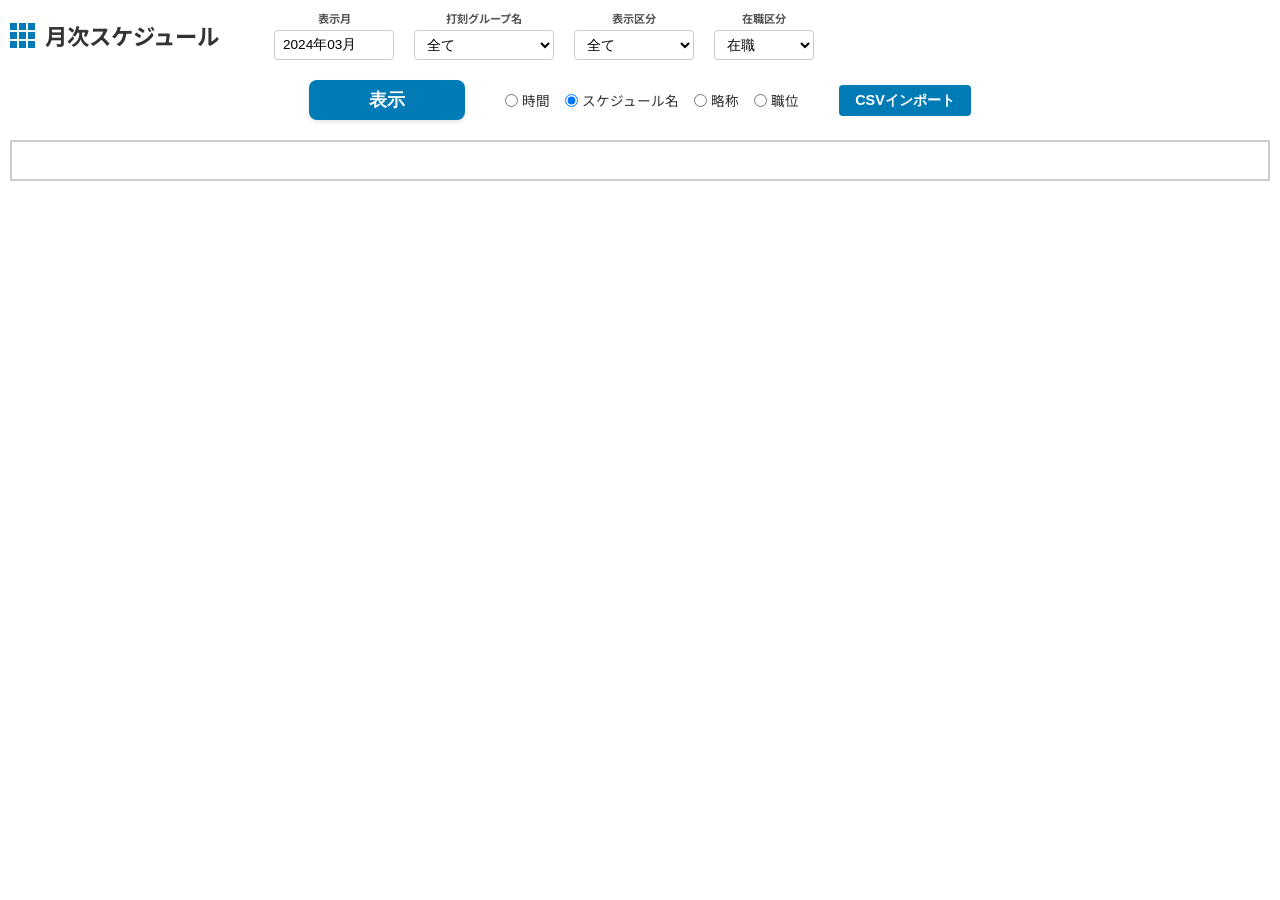
<file: schedule-monthly.html>
<!DOCTYPE html>
<html lang="ja">
<head>
    <meta charset="UTF-8">
    <meta name="viewport" content="width=device-width, initial-scale=1.0">
    <title>月次スケジュール - SNK_start</title>
    <link href="https://fonts.googleapis.com/css2?family=Noto+Sans+JP:wght@400;500;700&display=swap" rel="stylesheet">
    <style>
        :root {
            --primary-blue: #007bb5;
            --bg-color: #f8f9fa;
            --border-color: #ccc;
            --text-main: #333;
            --holiday-blue: #e1f5fe;
            --header-gray: #f2f2f2;
        }

        * {
            box-sizing: border-box;
            margin: 0;
            padding: 0;
        }

        body {
            font-family: 'Noto Sans JP', sans-serif;
            color: var(--text-main);
            background-color: #fff;
            padding: 10px;
        }

        /* Top Header Area */
        .page-header {
            display: flex;
            align-items: center;
            gap: 15px;
            margin-bottom: 20px;
        }

        .logo-section {
            display: flex;
            align-items: center;
            gap: 10px;
            font-size: 1.4rem;
            font-weight: bold;
            color: #333;
            text-decoration: none;
        }

        .logo-dots {
            display: grid;
            grid-template-columns: repeat(3, 7px);
            gap: 2px;
        }

        .logo-dots span {
            width: 7px;
            height: 7px;
            background-color: var(--primary-blue);
        }

        /* Filters Area */
        .filters-container {
            flex: 1;
            display: flex;
            flex-wrap: wrap;
            gap: 20px;
            align-items: flex-end;
            padding-left: 40px;
        }

        .filter-item {
            display: flex;
            flex-direction: column;
            gap: 4px;
        }

        .filter-label {
            font-size: 0.7rem;
            font-weight: bold;
            color: #555;
            text-align: center;
        }

        .filter-input {
            height: 30px;
            padding: 0 8px;
            border: 1px solid var(--border-color);
            border-radius: 4px;
            font-size: 0.85rem;
            background-color: #fff;
        }

        /* Buttons Area */
        .action-bar {
            display: flex;
            align-items: center;
            justify-content: center;
            gap: 40px;
            margin: 20px 0;
            position: relative;
        }

        .btn-display {
            background-color: #007bb5;
            color: white;
            padding: 8px 60px;
            border: none;
            border-radius: 8px;
            font-weight: bold;
            font-size: 1.1rem;
            cursor: pointer;
            box-shadow: 0 2px 4px rgba(0,0,0,0.1);
        }

        .btn-csv {
            background-color: #007bb5;
            color: white;
            padding: 6px 16px;
            border: none;
            border-radius: 4px;
            font-size: 0.9rem;
            font-weight: bold;
            cursor: pointer;
        }

        .mode-selection {
            display: flex;
            gap: 15px;
            font-size: 0.85rem;
            align-items: center;
        }

        .mode-selection label {
            display: flex;
            align-items: center;
            gap: 4px;
            cursor: pointer;
        }

        /* Table Container - Optimized for 31 days */
        .schedule-table-wrapper {
            width: 100%;
            overflow: auto;
            max-height: calc(100vh - 220px);
            border: 1px solid var(--border-color);
        }

        .schedule-table {
            border-collapse: collapse;
            font-size: 0.6rem;
            text-align: center;
            background-color: #fff;
            width: 100%;
            table-layout: fixed;
        }

        .schedule-table th, .schedule-table td {
            border: 1px solid var(--border-color);
            padding: 2px;
            height: 38px;
            overflow: hidden;
            word-break: break-all;
            min-width: 45px;
            width: 45px;
        }

        /* Sticky Headers */
        .sticky-col {
            position: sticky;
            left: 0;
            z-index: 10;
            background-color: #fff;
            width: 100px !important;
            min-width: 100px !important;
            padding: 0 4px !important;
            box-shadow: 2px 0 5px rgba(0,0,0,0.05);
            font-size: 0.7rem;
            font-weight: bold;
            text-align: left;
        }

        .sticky-header {
            position: sticky;
            top: 0;
            z-index: 20;
            background-color: #fff;
        }

        .sticky-header-row-2 {
            position: sticky;
            top: 38px;
            z-index: 20;
            background-color: #fff;
        }

        .corner-cell {
            z-index: 30 !important;
        }

        /* Cell Types */
        .status-holiday {
            background-color: var(--holiday-blue);
            color: #0d47a1;
        }

        .day-sat { color: #007bb5; }
        .day-sun { color: #d32f2f; }

        .item-name, .item-time, .item-abbr {
            height: 100%;
            display: flex;
            flex-direction: column;
            justify-content: center;
            align-items: center;
            line-height: 1.1;
        }

        /* Toggling logic */
        body.mode-time .item-name, body.mode-time .item-abbr { display: none; }
        body.mode-name .item-time, body.mode-name .item-abbr { display: none; }
        body.mode-abbr .item-name, body.mode-abbr .item-time { display: none; }
        body.mode-pos .item-name, body.mode-pos .item-time, body.mode-pos .item-abbr { display: none; }

        .time-start, .time-end {
            font-weight: bold;
            font-size: 0.65rem;
        }

        .item-abbr {
             font-size: 0.85rem;
             font-weight: bold;
        }

    </style>
</head>
<body class="mode-name">

    <!-- Header Section -->
    <header class="page-header">
        <a href="admin.html" class="logo-section">
            <div class="logo-dots">
                <span></span><span></span><span></span>
                <span></span><span></span><span></span>
                <span></span><span></span><span></span>
            </div>
            月次スケジュール
        </a>

        <div class="filters-container">
            <div class="filter-item">
                <div class="filter-label">表示月</div>
                <input type="text" id="filterMonth" class="filter-input" value="2024年03月" style="width: 120px;">
            </div>
            <div class="filter-item">
                <div class="filter-label">打刻グループ名</div>
                <select id="filterGroup" class="filter-input" style="width: 140px;">
                    <option value="">全て</option>
                </select>
            </div>
            <div class="filter-item">
                <div class="filter-label">表示区分</div>
                <select id="filterCategory" class="filter-input" style="width: 120px;">
                    <option value="">全て</option>
                    <option value="メイン">メイン打刻グループ</option>
                    <option value="サブ">サブ打刻グループ</option>
                </select>
            </div>
            <div class="filter-item">
                <div class="filter-label">在職区分</div>
                <select id="filterStatus" class="filter-input" style="width: 100px;">
                    <option value="在職">在職</option>
                    <option value="退職">退職</option>
                    <option value="">全て</option>
                </select>
            </div>
        </div>
    </header>

    <!-- Buttons Bar -->
    <div class="action-bar">
        <button class="btn-display">表示</button>
        
        <div class="mode-selection">
            <label><input type="radio" name="mode" value="time"> 時間</label>
            <label><input type="radio" name="mode" value="name" checked> スケジュール名</label>
            <label><input type="radio" name="mode" value="abbr"> 略称</label>
            <label><input type="radio" name="mode" value="position"> 職位</label>
        </div>

        <button class="btn-csv">CSVインポート</button>
    </div>

    <!-- Main Schedule Table -->
    <div class="schedule-table-wrapper">
        <table class="schedule-table" id="scheduleTable">
            <thead>
                <tr class="sticky-header" id="headerDays1">
                    <th class="sticky-col corner-cell" rowspan="2"></th>
                    <!-- Generated dynamically -->
                </tr>
                <tr class="sticky-header-row-2" id="headerDays2">
                    <!-- Generated dynamically -->
                </tr>
            </thead>
            <tbody id="scheduleBody">
                <!-- Employee Rows generated dynamically -->
            </tbody>
        </table>
    </div>

    <script src="js/app.js"></script>
    <script>
        document.addEventListener('DOMContentLoaded', async () => {
            const displayMonthInput = document.getElementById('filterMonth');
            
            // 初回表示はデータがある2024年03月に設定
            if (!displayMonthInput.value || displayMonthInput.value === "2026年03月" || displayMonthInput.value === "2024年03月") {
                 displayMonthInput.value = "2024年03月";
            }

            // 打刻グループのマスター取得（セレクトボックス作成）
            try {
                const bases = await Api.get('/attendance/bases');
                const groupSelect = document.getElementById('filterGroup');
                bases.forEach(b => {
                    const opt = document.createElement('option');
                    opt.value = b.name;
                    opt.textContent = b.name;
                    groupSelect.appendChild(opt);
                });
            } catch (e) {
                console.error('Failed to load bases:', e);
            }

            document.querySelector('.btn-display').addEventListener('click', loadScheduleData);
            loadScheduleData();

            // Toggle logic for display modes
            const radios = document.querySelectorAll('input[name="mode"]');
            radios.forEach(radio => {
                radio.addEventListener('change', (e) => {
                    document.body.className = `mode-${e.target.value === 'position' ? 'pos' : e.target.value}`;
                });
            });
        });

        async function loadScheduleData() {
            const displayMonthInput = document.getElementById('filterMonth').value;
            const match = displayMonthInput.match(/(\d{4})年(\d{2})月/);
            if (!match) return;

            const year = parseInt(match[1]);
            const month = parseInt(match[2]);

            // フィルタ条件を取得
            const groupName = document.getElementById('filterGroup').value;
            const displayCategory = document.getElementById('filterCategory').value;
            const employmentStatus = document.getElementById('filterStatus').value;

            try {
                // クエリパラメータを構築
                let url = `/attendance/performance/matrix/${year}/${month}`;
                const params = new URLSearchParams();
                if (groupName) params.append('groupName', groupName);
                if (displayCategory) params.append('displayCategory', displayCategory);
                if (employmentStatus) params.append('employmentStatus', employmentStatus);
                
                const qs = params.toString();
                if (qs) url += `?${qs}`;

                const data = await Api.get(url);
                renderGrid(year, month, data);
            } catch (err) {
                console.error('Failed to load schedule data:', err);
            }
        }

        function renderGrid(year, month, data) {
            const head1 = document.getElementById('headerDays1');
            const head2 = document.getElementById('headerDays2');
            const tbody = document.getElementById('scheduleBody');

            tbody.innerHTML = '';
            // Row 1 には角セルがあるため、それ以外を消す
            while (head1.children.length > 1) head1.removeChild(head1.lastChild);
            // Row 2 は角セルを skip する
            head2.innerHTML = '';

            const daysInMonth = new Date(year, month, 0).getDate();
            const weekDays = ['日', '月', '火', '水', '木', '金', '土'];

            for (let d = 1; d <= daysInMonth; d++) {
                const dateObj = new Date(year, month - 1, d);
                const dayOfWeek = dateObj.getDay();
                
                const th1 = document.createElement('th');
                th1.textContent = `${d}`;
                if (dayOfWeek === 0) th1.className = 'day-sun';
                if (dayOfWeek === 6) th1.className = 'day-sat';
                head1.appendChild(th1);

                const th2 = document.createElement('th');
                th2.textContent = weekDays[dayOfWeek];
                if (dayOfWeek === 0) th2.className = 'day-sun';
                if (dayOfWeek === 6) th2.className = 'day-sat';
                head2.appendChild(th2);
            }

            if (!data || data.length === 0) {
                tbody.innerHTML = `<tr><td class="sticky-col"></td><td colspan="${daysInMonth}" style="padding:20px;">スケジュールデータがありません</td></tr>`;
                return;
            }

            data.forEach(emp => {
                const tr = document.createElement('tr');
                const nameTd = document.createElement('td');
                nameTd.className = 'sticky-col';
                nameTd.textContent = emp.employeeName;
                tr.appendChild(nameTd);

                emp.records.forEach(dayRecord => {
                    const td = document.createElement('td');
                    if (dayRecord.schedule === '所定休日' || dayRecord.holiday) {
                        td.className = 'status-holiday';
                    }

                    const innerHtml = `
                        <div class="item-name">${dayRecord.schedule || ''}</div>
                        <div class="item-time">
                            <span class="time-start">${dayRecord.clockInTime || ''}</span>
                            <span class="time-end">${dayRecord.clockOutTime || ''}</span>
                        </div>
                        <div class="item-abbr">${dayRecord.schedule ? dayRecord.schedule.charAt(0) : ''}</div>
                    `;
                    td.innerHTML = innerHtml;
                    tr.appendChild(td);
                });
                tbody.appendChild(tr);
            });
        }
    </script>
</body>
</html>
</file>
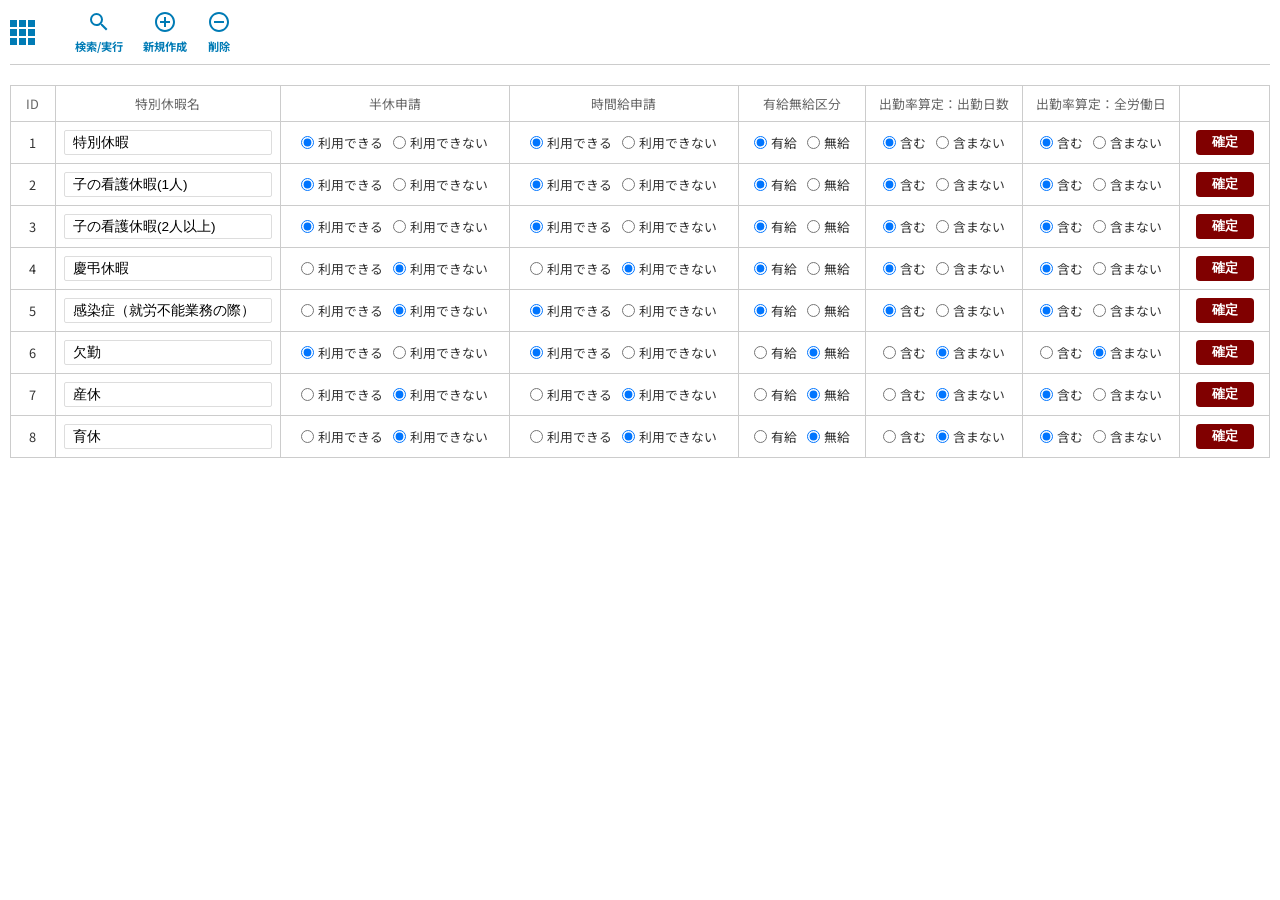
<file: special-leave-settings.html>
<!DOCTYPE html>
<html lang="ja">
<head>
    <meta charset="UTF-8">
    <meta name="viewport" content="width=device-width, initial-scale=1.0">
    <title>特別休暇設定 - SNK_start</title>
    <link href="https://fonts.googleapis.com/css2?family=Noto+Sans+JP:wght@400;500;700&display=swap" rel="stylesheet">
    <style>
        :root {
            --primary-blue: #007bb5;
            --bg-color: #f8f9fa;
            --border-color: #ccc;
            --text-main: #333;
            --btn-confirm: #800000; /* Dark red from screenshot */
        }

        * {
            box-sizing: border-box;
            margin: 0;
            padding: 0;
        }

        body {
            font-family: 'Noto Sans JP', sans-serif;
            color: var(--text-main);
            background-color: #fff;
            padding: 10px;
        }

        /* Header Area */
        .page-header {
            display: flex;
            align-items: center;
            gap: 40px;
            margin-bottom: 20px;
            border-bottom: 1px solid #ccc;
            padding-bottom: 10px;
        }

        .logo-section {
            display: flex;
            align-items: center;
            gap: 10px;
            font-size: 1.4rem;
            font-weight: bold;
            color: #333;
            text-decoration: none;
        }

        .logo-dots {
            display: grid;
            grid-template-columns: repeat(3, 7px);
            gap: 2px;
        }

        .logo-dots span {
            width: 7px;
            height: 7px;
            background-color: var(--primary-blue);
        }

        .header-actions {
            display: flex;
            gap: 20px;
        }

        .action-item {
            display: flex;
            flex-direction: column;
            align-items: center;
            gap: 4px;
            cursor: pointer;
            color: #007bb5;
        }

        .action-item svg {
            width: 24px;
            height: 24px;
            fill: currentColor;
        }

        .action-label {
            font-size: 0.7rem;
            font-weight: bold;
        }

        /* Table Area */
        .settings-table-container {
            width: 100%;
            overflow-x: auto;
        }

        .settings-table {
            width: 100%;
            border-collapse: collapse;
            font-size: 0.8rem;
            min-width: 1000px;
        }

        .settings-table th {
            border: 1px solid var(--border-color);
            padding: 8px;
            background-color: #fff;
            color: #666;
            font-weight: normal;
        }

        .settings-table td {
            border: 1px solid var(--border-color);
            padding: 8px;
            vertical-align: middle;
        }

        .row-id { width: 40px; text-align: center; }
        .row-name { width: 220px; }

        .form-input {
            width: 100%;
            padding: 4px 8px;
            border: 1px solid #ddd;
            border-radius: 2px;
            font-size: 0.85rem;
        }

        .radio-group {
            display: flex;
            gap: 10px;
            justify-content: center;
            align-items: center;
            white-space: nowrap;
        }

        .radio-item {
            display: flex;
            align-items: center;
            gap: 4px;
            cursor: pointer;
        }

        .btn-confirm {
            background-color: var(--btn-confirm);
            color: white;
            padding: 4px 16px;
            border: none;
            border-radius: 4px;
            cursor: pointer;
            font-weight: bold;
            font-size: 0.8rem;
        }

        .btn-confirm:hover {
            opacity: 0.9;
        }

        /* Cell Specifics */
        .center { text-align: center; }

    </style>
</head>
<body>

    <!-- Header Section -->
    <header class="page-header">
        <a href="admin.html" class="logo-section">
            <div class="logo-dots">
                <span></span><span></span><span></span>
                <span></span><span></span><span></span>
                <span></span><span></span><span></span>
            </div>
        </a>

        <div class="header-actions">
            <div class="action-item">
                <svg viewBox="0 0 24 24"><path d="M15.5 14h-.79l-.28-.27A6.471 6.471 0 0 0 16 9.5 6.5 6.5 0 1 0 9.5 16c1.61 0 3.09-.59 4.23-1.57l.27.28v.79l5 4.99L20.49 19l-4.99-5zm-6 0C7.01 14 5 11.99 5 9.5S7.01 5 9.5 5 14 7.01 14 9.5 11.99 14 9.5 14z"/></svg>
                <div class="action-label">検索/実行</div>
            </div>
            <div class="action-item">
                <svg viewBox="0 0 24 24"><path d="M13 7h-2v4H7v2h4v4h2v-4h4v-2h-4V7zm-1-5C6.48 2 2 6.48 2 12s4.48 10 10 10 10-4.48 10-10S17.52 2 12 2zm0 18c-4.41 0-8-3.59-8-8s3.59-8 8-8 8 3.59 8 8-3.59 8-8 8z"/></svg>
                <div class="action-label">新規作成</div>
            </div>
            <div class="action-item">
                <svg viewBox="0 0 24 24"><path d="M7 11v2h10v-2H7zm5-9C6.48 2 2 6.48 2 12s4.48 10 10 10 10-4.48 10-10S17.52 2 12 2zm0 18c-4.41 0-8-3.59-8-8s3.59-8 8-8 8 3.59 8 8-3.59 8-8 8z"/></svg>
                <div class="action-label">削除</div>
            </div>
        </div>
    </header>

    <!-- Settings Table -->
    <div class="settings-table-container">
        <table class="settings-table">
            <thead>
                <tr>
                    <th style="width: 40px;">ID</th>
                    <th style="width: 200px;">特別休暇名</th>
                    <th style="width: 140px;">半休申請</th>
                    <th style="width: 140px;">時間給申請</th>
                    <th style="width: 100px;">有給無給区分</th>
                    <th style="width: 140px;">出勤率算定：出勤日数</th>
                    <th style="width: 140px;">出勤率算定：全労働日</th>
                    <th style="width: 80px;"></th>
                </tr>
            </thead>
            <tbody>
                <!-- Row 1 -->
                <tr>
                    <td class="center">1</td>
                    <td><input type="text" class="form-input" value="特別休暇"></td>
                    <td>
                        <div class="radio-group">
                            <label class="radio-item"><input type="radio" name="half_1" checked> 利用できる</label>
                            <label class="radio-item"><input type="radio" name="half_1"> 利用できない</label>
                        </div>
                    </td>
                    <td>
                        <div class="radio-group">
                            <label class="radio-item"><input type="radio" name="time_1" checked> 利用できる</label>
                            <label class="radio-item"><input type="radio" name="time_1"> 利用できない</label>
                        </div>
                    </td>
                    <td>
                        <div class="radio-group">
                            <label class="radio-item"><input type="radio" name="paid_1" checked> 有給</label>
                            <label class="radio-item"><input type="radio" name="paid_1"> 無給</label>
                        </div>
                    </td>
                    <td>
                        <div class="radio-group">
                            <label class="radio-item"><input type="radio" name="att_work_1" checked> 含む</label>
                            <label class="radio-item"><input type="radio" name="att_work_1"> 含まない</label>
                        </div>
                    </td>
                    <td>
                        <div class="radio-group">
                            <label class="radio-item"><input type="radio" name="att_total_1" checked> 含む</label>
                            <label class="radio-item"><input type="radio" name="att_total_1"> 含まない</label>
                        </div>
                    </td>
                    <td class="center"><button class="btn-confirm">確定</button></td>
                </tr>
                <!-- Row 2 -->
                <tr>
                    <td class="center">2</td>
                    <td><input type="text" class="form-input" value="子の看護休暇(1人)"></td>
                    <td>
                        <div class="radio-group">
                            <label class="radio-item"><input type="radio" name="half_2" checked> 利用できる</label>
                            <label class="radio-item"><input type="radio" name="half_2"> 利用できない</label>
                        </div>
                    </td>
                    <td>
                        <div class="radio-group">
                            <label class="radio-item"><input type="radio" name="time_2" checked> 利用できる</label>
                            <label class="radio-item"><input type="radio" name="time_2"> 利用できない</label>
                        </div>
                    </td>
                    <td>
                        <div class="radio-group">
                            <label class="radio-item"><input type="radio" name="paid_2" checked> 有給</label>
                            <label class="radio-item"><input type="radio" name="paid_2"> 無給</label>
                        </div>
                    </td>
                    <td>
                        <div class="radio-group">
                            <label class="radio-item"><input type="radio" name="att_work_2" checked> 含む</label>
                            <label class="radio-item"><input type="radio" name="att_work_2"> 含まない</label>
                        </div>
                    </td>
                    <td>
                        <div class="radio-group">
                            <label class="radio-item"><input type="radio" name="att_total_2" checked> 含む</label>
                            <label class="radio-item"><input type="radio" name="att_total_2"> 含まない</label>
                        </div>
                    </td>
                    <td class="center"><button class="btn-confirm">確定</button></td>
                </tr>
                <!-- Row 3 -->
                <tr>
                    <td class="center">3</td>
                    <td><input type="text" class="form-input" value="子の看護休暇(2人以上)"></td>
                    <td>
                        <div class="radio-group">
                            <label class="radio-item"><input type="radio" name="half_3" checked> 利用できる</label>
                            <label class="radio-item"><input type="radio" name="half_3"> 利用できない</label>
                        </div>
                    </td>
                    <td>
                        <div class="radio-group">
                            <label class="radio-item"><input type="radio" name="time_3" checked> 利用できる</label>
                            <label class="radio-item"><input type="radio" name="time_3"> 利用できない</label>
                        </div>
                    </td>
                    <td>
                        <div class="radio-group">
                            <label class="radio-item"><input type="radio" name="paid_3" checked> 有給</label>
                            <label class="radio-item"><input type="radio" name="paid_3"> 無給</label>
                        </div>
                    </td>
                    <td>
                        <div class="radio-group">
                            <label class="radio-item"><input type="radio" name="att_work_3" checked> 含む</label>
                            <label class="radio-item"><input type="radio" name="att_work_3"> 含まない</label>
                        </div>
                    </td>
                    <td>
                        <div class="radio-group">
                            <label class="radio-item"><input type="radio" name="att_total_3" checked> 含む</label>
                            <label class="radio-item"><input type="radio" name="att_total_3"> 含まない</label>
                        </div>
                    </td>
                    <td class="center"><button class="btn-confirm">確定</button></td>
                </tr>
                <!-- Row 4 -->
                <tr>
                    <td class="center">4</td>
                    <td><input type="text" class="form-input" value="慶弔休暇"></td>
                    <td>
                        <div class="radio-group">
                            <label class="radio-item"><input type="radio" name="half_4"> 利用できる</label>
                            <label class="radio-item"><input type="radio" name="half_4" checked> 利用できない</label>
                        </div>
                    </td>
                    <td>
                        <div class="radio-group">
                            <label class="radio-item"><input type="radio" name="time_4"> 利用できる</label>
                            <label class="radio-item"><input type="radio" name="time_4" checked> 利用できない</label>
                        </div>
                    </td>
                    <td>
                        <div class="radio-group">
                            <label class="radio-item"><input type="radio" name="paid_4" checked> 有給</label>
                            <label class="radio-item"><input type="radio" name="paid_4"> 無給</label>
                        </div>
                    </td>
                    <td>
                        <div class="radio-group">
                            <label class="radio-item"><input type="radio" name="att_work_4" checked> 含む</label>
                            <label class="radio-item"><input type="radio" name="att_work_4"> 含まない</label>
                        </div>
                    </td>
                    <td>
                        <div class="radio-group">
                            <label class="radio-item"><input type="radio" name="att_total_4" checked> 含む</label>
                            <label class="radio-item"><input type="radio" name="att_total_4"> 含まない</label>
                        </div>
                    </td>
                    <td class="center"><button class="btn-confirm">確定</button></td>
                </tr>
                <!-- Row 5 -->
                <tr>
                    <td class="center">5</td>
                    <td><input type="text" class="form-input" value="感染症（就労不能業務の際）"></td>
                    <td>
                        <div class="radio-group">
                            <label class="radio-item"><input type="radio" name="half_5"> 利用できる</label>
                            <label class="radio-item"><input type="radio" name="half_5" checked> 利用できない</label>
                        </div>
                    </td>
                    <td>
                        <div class="radio-group">
                            <label class="radio-item"><input type="radio" name="time_5" checked> 利用できる</label>
                            <label class="radio-item"><input type="radio" name="time_5"> 利用できない</label>
                        </div>
                    </td>
                    <td>
                        <div class="radio-group">
                            <label class="radio-item"><input type="radio" name="paid_5" checked> 有給</label>
                            <label class="radio-item"><input type="radio" name="paid_5"> 無給</label>
                        </div>
                    </td>
                    <td>
                        <div class="radio-group">
                            <label class="radio-item"><input type="radio" name="att_work_5" checked> 含む</label>
                            <label class="radio-item"><input type="radio" name="att_work_5"> 含まない</label>
                        </div>
                    </td>
                    <td>
                        <div class="radio-group">
                            <label class="radio-item"><input type="radio" name="att_total_5" checked> 含む</label>
                            <label class="radio-item"><input type="radio" name="att_total_5"> 含まない</label>
                        </div>
                    </td>
                    <td class="center"><button class="btn-confirm">確定</button></td>
                </tr>
                <!-- Row 6 -->
                <tr>
                    <td class="center">6</td>
                    <td><input type="text" class="form-input" value="欠勤"></td>
                    <td>
                        <div class="radio-group">
                            <label class="radio-item"><input type="radio" name="half_6" checked> 利用できる</label>
                            <label class="radio-item"><input type="radio" name="half_6"> 利用できない</label>
                        </div>
                    </td>
                    <td>
                        <div class="radio-group">
                            <label class="radio-item"><input type="radio" name="time_6" checked> 利用できる</label>
                            <label class="radio-item"><input type="radio" name="time_6"> 利用できない</label>
                        </div>
                    </td>
                    <td>
                        <div class="radio-group">
                            <label class="radio-item"><input type="radio" name="paid_6"> 有給</label>
                            <label class="radio-item"><input type="radio" name="paid_6" checked> 無給</label>
                        </div>
                    </td>
                    <td>
                        <div class="radio-group">
                            <label class="radio-item"><input type="radio" name="att_work_6"> 含む</label>
                            <label class="radio-item"><input type="radio" name="att_work_6" checked> 含まない</label>
                        </div>
                    </td>
                    <td>
                        <div class="radio-group">
                            <label class="radio-item"><input type="radio" name="att_total_6"> 含む</label>
                            <label class="radio-item"><input type="radio" name="att_total_6" checked> 含まない</label>
                        </div>
                    </td>
                    <td class="center"><button class="btn-confirm">確定</button></td>
                </tr>
                <!-- Row 7 -->
                <tr>
                    <td class="center">7</td>
                    <td><input type="text" class="form-input" value="産休"></td>
                    <td>
                        <div class="radio-group">
                            <label class="radio-item"><input type="radio" name="half_7"> 利用できる</label>
                            <label class="radio-item"><input type="radio" name="half_7" checked> 利用できない</label>
                        </div>
                    </td>
                    <td>
                        <div class="radio-group">
                            <label class="radio-item"><input type="radio" name="time_7"> 利用できる</label>
                            <label class="radio-item"><input type="radio" name="time_7" checked> 利用できない</label>
                        </div>
                    </td>
                    <td>
                        <div class="radio-group">
                            <label class="radio-item"><input type="radio" name="paid_7"> 有給</label>
                            <label class="radio-item"><input type="radio" name="paid_7" checked> 無給</label>
                        </div>
                    </td>
                    <td>
                        <div class="radio-group">
                            <label class="radio-item"><input type="radio" name="att_work_7"> 含む</label>
                            <label class="radio-item"><input type="radio" name="att_work_7" checked> 含まない</label>
                        </div>
                    </td>
                    <td>
                        <div class="radio-group">
                            <label class="radio-item"><input type="radio" name="att_total_7" checked> 含む</label>
                            <label class="radio-item"><input type="radio" name="att_total_7"> 含まない</label>
                        </div>
                    </td>
                    <td class="center"><button class="btn-confirm">確定</button></td>
                </tr>
                <!-- Row 8 -->
                <tr>
                    <td class="center">8</td>
                    <td><input type="text" class="form-input" value="育休"></td>
                    <td>
                        <div class="radio-group">
                            <label class="radio-item"><input type="radio" name="half_8"> 利用できる</label>
                            <label class="radio-item"><input type="radio" name="half_8" checked> 利用できない</label>
                        </div>
                    </td>
                    <td>
                        <div class="radio-group">
                            <label class="radio-item"><input type="radio" name="time_8"> 利用できる</label>
                            <label class="radio-item"><input type="radio" name="time_8" checked> 利用できない</label>
                        </div>
                    </td>
                    <td>
                        <div class="radio-group">
                            <label class="radio-item"><input type="radio" name="paid_8"> 有給</label>
                            <label class="radio-item"><input type="radio" name="paid_8" checked> 無給</label>
                        </div>
                    </td>
                    <td>
                        <div class="radio-group">
                            <label class="radio-item"><input type="radio" name="att_work_8"> 含む</label>
                            <label class="radio-item"><input type="radio" name="att_work_8" checked> 含まない</label>
                        </div>
                    </td>
                    <td>
                        <div class="radio-group">
                            <label class="radio-item"><input type="radio" name="att_total_8" checked> 含む</label>
                            <label class="radio-item"><input type="radio" name="att_total_8"> 含まない</label>
                        </div>
                    </td>
                    <td class="center"><button class="btn-confirm">確定</button></td>
                </tr>
            </tbody>
        </table>
    </div>

</body>
</html>
</file>
<file: css/style.css>
/* ============================================
   勤怠システム - 共通スタイルシート
   ============================================ */

/* --- CSS Variables --- */
:root {
  --primary-blue: #2980b9;
  --primary-blue-dark: #1a5276;
  --primary-blue-light: #3498db;
  --header-bg: #2980b9;
  --status-bar-bg: #2980b9;
  --btn-pink: #e8a0b0;
  --btn-pink-hover: #d48a9a;
  --btn-pink-active: #c07585;
  --btn-login-bg: #2c3e50;
  --btn-login-hover: #1a252f;
  --btn-edit-bg: #2980b9;
  --btn-edit-hover: #1a6da0;
  --btn-display-bg: #2980b9;
  --text-dark: #333;
  --text-light: #fff;
  --text-muted: #888;
  --border-color: #ccc;
  --border-light: #ddd;
  --bg-white: #fff;
  --bg-light: #f9f9f9;
  --bg-row-even: #eef5fa;
  --bg-row-odd: #fff;
  --bg-body: #f5f5f5;
  --shadow: 0 2px 8px rgba(0, 0, 0, 0.08);
  --font-family: "Noto Sans JP", "メイリオ", Meiryo, sans-serif;
  --radius: 4px;
  --transition: all 0.2s ease;
}

/* --- Reset & Base --- */
*,
*::before,
*::after {
  margin: 0;
  padding: 0;
  box-sizing: border-box;
}

html {
  font-size: 14px;
}

body {
  font-family: var(--font-family);
  color: var(--text-dark);
  background-color: var(--bg-body);
  line-height: 1.6;
  min-height: 100vh;
}

a {
  color: var(--primary-blue);
  text-decoration: none;
}

a:hover {
  text-decoration: underline;
}

/* --- Layout Utilities --- */
.container {
  max-width: 1100px;
  margin: 0 auto;
  padding: 0 20px;
}

.flex-center {
  display: flex;
  align-items: center;
  justify-content: center;
}

.flex-between {
  display: flex;
  align-items: center;
  justify-content: space-between;
}

/* --- Header --- */
.header {
  background-color: var(--bg-white);
  border-bottom: 3px solid var(--header-bg);
  padding: 8px 20px;
  display: flex;
  align-items: center;
  justify-content: space-between;
  box-shadow: var(--shadow);
  position: sticky;
  top: 0;
  z-index: 100;
}

.header-left {
  display: flex;
  align-items: center;
  gap: 12px;
}

.header-right {
  display: flex;
  align-items: center;
  gap: 16px;
}

.header .logo {
  width: 36px;
  height: 36px;
}

.header .grid-icon {
  font-size: 24px;
  color: var(--primary-blue);
  cursor: pointer;
}

/* --- Nav Menu Popover --- */
.nav-menu-wrapper {
  position: relative;
  display: flex;
  align-items: center;
}

.nav-popover {
  display: none;
  position: absolute;
  top: 0;
  left: calc(100% + 8px);
  background-color: var(--bg-white);
  border: 1px solid var(--border-color);
  border-radius: var(--radius);
  box-shadow: 0 4px 16px rgba(0, 0, 0, 0.15);
  padding: 12px 16px;
  z-index: 200;
  white-space: nowrap;
  display: none;
  align-items: center;
  gap: 12px;
}

.nav-popover.active {
  display: flex;
}

.nav-popover-close {
  font-size: 1.2rem;
  color: var(--primary-blue);
  cursor: pointer;
  font-weight: bold;
  line-height: 1;
}

.nav-popover-close:hover {
  color: var(--primary-blue-dark);
}

.header .group-info {
  font-size: 0.85rem;
}

.header .group-info .label {
  font-size: 0.75rem;
  color: var(--text-muted);
}

.header .admin-link {
  font-size: 0.85rem;
  color: var(--text-dark);
  cursor: pointer;
  padding: 4px 8px;
  border: 1px solid var(--border-color);
  border-radius: var(--radius);
}

.header .admin-link:hover {
  background-color: var(--bg-light);
}

.header .user-name {
  font-size: 0.9rem;
  color: var(--text-dark);
}

.btn-logout {
  background-color: var(--primary-blue);
  color: var(--text-light);
  border: none;
  padding: 6px 16px;
  border-radius: var(--radius);
  cursor: pointer;
  font-size: 0.85rem;
  transition: var(--transition);
}

.btn-logout:hover {
  background-color: var(--primary-blue-dark);
}

/* --- Status Bar --- */
.status-bar {
  background-color: var(--status-bar-bg);
  color: var(--text-light);
  text-align: center;
  padding: 8px 0;
  font-size: 1rem;
  font-weight: bold;
  letter-spacing: 2px;
}

.status-bar.working {
  background-color: #27ae60;
}

.status-bar.off {
  background-color: var(--primary-blue);
}

/* --- Buttons --- */
.btn {
  display: inline-block;
  padding: 10px 28px;
  border: none;
  border-radius: var(--radius);
  cursor: pointer;
  font-size: 0.95rem;
  font-family: var(--font-family);
  transition: var(--transition);
  text-align: center;
}

.btn-pink {
  background-color: var(--btn-pink);
  color: var(--text-dark);
  min-width: 140px;
}

.btn-pink:hover {
  background-color: var(--btn-pink-hover);
}

.btn-pink:active {
  background-color: var(--btn-pink-active);
}

.btn-pink.active {
  background-color: #f0b0c0;
  border: 2px solid #d48a9a;
}

.btn-login {
  background-color: var(--btn-login-bg);
  color: var(--text-light);
  width: 100%;
  padding: 12px;
  font-size: 1rem;
  border-radius: var(--radius);
}

.btn-login:hover {
  background-color: var(--btn-login-hover);
}

.btn-edit {
  background-color: var(--btn-edit-bg);
  color: var(--text-light);
  padding: 4px 16px;
  font-size: 0.8rem;
  border-radius: var(--radius);
}

.btn-edit:hover {
  background-color: var(--btn-edit-hover);
}

.btn-display {
  background-color: var(--btn-display-bg);
  color: var(--text-light);
  padding: 8px 32px;
  font-size: 0.95rem;
  border-radius: var(--radius);
}

.btn-display:hover {
  background-color: var(--primary-blue-dark);
}

/* --- Tablet Mode Button --- */
.btn-tablet-mode {
  background: linear-gradient(135deg, #6a11cb 0%, #2575fc 100%);
  color: #fff !important;
  border: none;
  font-weight: 700;
  padding: 8px 20px;
  border-radius: 50px;
  cursor: pointer;
  display: flex;
  align-items: center;
  gap: 8px;
  box-shadow: 0 4px 15px rgba(37, 117, 252, 0.3);
  transition: all 0.3s cubic-bezier(0.4, 0, 0.2, 1);
  font-size: 0.9rem;
  letter-spacing: 0.5px;
}

.btn-tablet-mode:hover {
  transform: translateY(-2px);
  box-shadow: 0 6px 20px rgba(37, 117, 252, 0.4);
  filter: brightness(1.1);
}

.btn-tablet-mode:active {
  transform: translateY(0);
}

.btn-tablet-mode.active {
  background: linear-gradient(135deg, #f093fb 0%, #f5576c 100%);
  box-shadow: 0 4px 15px rgba(245, 87, 108, 0.3);
}

.btn-tablet-mode .icon {
  font-size: 1.2rem;
}

/* --- PC Mode Button --- */
.btn-pc-mode {
  background: linear-gradient(135deg, #2c3e50 0%, #bdc3c7 100%);
  color: #fff !important;
  border: none;
  font-weight: 700;
  padding: 8px 20px;
  border-radius: 50px;
  cursor: pointer;
  display: flex;
  align-items: center;
  gap: 8px;
  box-shadow: 0 4px 15px rgba(44, 62, 80, 0.3);
  transition: all 0.3s cubic-bezier(0.4, 0, 0.2, 1);
  font-size: 0.9rem;
  letter-spacing: 0.5px;
}

.btn-pc-mode:hover {
  transform: translateY(-2px);
  box-shadow: 0 6px 20px rgba(44, 62, 80, 0.4);
  filter: brightness(1.2);
}

.btn-pc-mode .icon {
  font-size: 1.2rem;
}

/* Visibility rules for login screen mode toggles */
.tablet-mode #btnTabletMode {
  display: none !important;
}

.tablet-mode #btnPcMode {
  display: flex !important;
}

/* --- Form Elements --- */
.form-group {
  margin-bottom: 12px;
}

.form-group label {
  display: block;
  font-size: 0.8rem;
  color: var(--text-muted);
  margin-bottom: 4px;
}

.form-input {
  width: 100%;
  padding: 10px 12px;
  border: 1px solid var(--border-color);
  border-radius: var(--radius);
  font-size: 0.95rem;
  font-family: var(--font-family);
  background-color: var(--bg-white);
  transition: var(--transition);
}

.form-input:focus {
  outline: none;
  border-color: var(--primary-blue-light);
  box-shadow: 0 0 0 2px rgba(52, 152, 219, 0.15);
}

.form-input::placeholder {
  color: #bbb;
}

/* --- Clock Display --- */
.clock-display {
  text-align: center;
}

.clock-display .date {
  font-size: 2rem;
  font-weight: bold;
  color: var(--text-dark);
  line-height: 1.3;
}

.clock-display .time {
  font-size: 2rem;
  font-weight: bold;
  color: var(--text-dark);
}

/* --- Login Page Layout --- */
.login-page {
  min-height: 100vh;
  display: flex;
  flex-direction: column;
  background-color: var(--bg-white);
}

.login-container {
  flex: 1;
  display: flex;
  align-items: center;
  justify-content: center;
  padding: 40px 20px;
}

.login-content {
  display: flex;
  align-items: flex-start;
  gap: 80px;
  max-width: 900px;
  width: 100%;
}

.login-left {
  flex: 1;
  display: flex;
  flex-direction: column;
  align-items: center;
  justify-content: center;
  padding-top: 30px;
}

.login-right {
  flex: 1;
  max-width: 300px;
}

.login-logo {
  margin-bottom: 30px;
}

.login-logo img {
  width: 40px;
  height: 40px;
}

.login-footer {
  height: 4px;
  background: linear-gradient(to right, #e74c3c, #27ae60);
  width: 100%;
}

/* --- Clock Buttons --- */
.clock-buttons {
  display: flex;
  gap: 12px;
  margin: 16px 0;
}

.clock-buttons .btn {
  flex: 1;
}

/* --- Dashboard Layout --- */
.dashboard-main {
  padding: 30px 40px;
  display: flex;
  gap: 60px;
  max-width: 1000px;
  margin: 0 auto;
}

.dashboard-left {
  flex: 1;
}

.dashboard-right {
  display: flex;
  flex-direction: column;
  gap: 12px;
  min-width: 180px;
}

.dashboard-right .btn-pink {
  width: 100%;
  padding: 12px 20px;
  font-size: 0.95rem;
}

.info-row {
  display: flex;
  align-items: center;
  margin-bottom: 10px;
}

.info-row .info-label {
  width: 100px;
  font-size: 0.9rem;
  font-weight: bold;
  color: var(--text-dark);
}

.info-row .info-value {
  display: flex;
  align-items: center;
  gap: 8px;
}

.info-row .info-value input {
  width: 80px;
  padding: 6px 8px;
  border: 1px solid var(--border-color);
  border-radius: var(--radius);
  font-size: 0.9rem;
  text-align: center;
}

.info-row .info-value span {
  font-size: 0.9rem;
}

.section-label {
  font-size: 0.9rem;
  font-weight: bold;
  color: var(--text-dark);
  margin-top: 20px;
  margin-bottom: 8px;
}

/* --- Attendance Table Page --- */
.attendance-page {
  background-color: var(--bg-white);
  min-height: 100vh;
}

.attendance-toolbar {
  display: flex;
  align-items: center;
  gap: 16px;
  padding: 12px 20px;
}

.attendance-toolbar .month-selector {
  display: flex;
  align-items: center;
  gap: 8px;
}

.attendance-toolbar .month-label {
  font-size: 0.85rem;
  color: var(--text-dark);
}

.attendance-toolbar input[type="month"] {
  padding: 6px 10px;
  border: 1px solid var(--primary-blue);
  border-radius: var(--radius);
  font-size: 0.9rem;
  color: var(--text-light);
  background-color: var(--primary-blue);
  cursor: pointer;
}

.attendance-toolbar .employee-info {
  margin-left: auto;
  font-size: 0.9rem;
  color: var(--text-dark);
}

/* --- Summary Section --- */
.summary-section {
  display: flex;
  gap: 20px;
  padding: 10px 20px;
  margin-bottom: 10px;
}

.summary-box {
  flex: 1;
  border: 1px solid var(--border-color);
  border-radius: var(--radius);
  overflow: hidden;
}

.summary-box .summary-title {
  background-color: var(--bg-light);
  padding: 6px 12px;
  font-size: 0.85rem;
  font-weight: bold;
  color: var(--text-dark);
  border-bottom: 1px solid var(--border-color);
}

.summary-box .summary-content {
  padding: 8px 12px;
}

.summary-grid {
  display: grid;
  grid-template-columns: 1fr 1fr;
  gap: 4px 20px;
}

.summary-item {
  display: flex;
  justify-content: space-between;
  align-items: center;
  font-size: 0.8rem;
  padding: 2px 0;
}

.summary-item .item-label {
  color: var(--text-dark);
  font-weight: 500;
}

.summary-item .item-value {
  color: var(--text-dark);
  font-weight: bold;
  min-width: 50px;
  text-align: right;
}

/* --- Attendance Table --- */
.attendance-table-wrapper {
  padding: 0 20px 20px;
  overflow-x: auto;
}

.attendance-table {
  width: 100%;
  border-collapse: collapse;
  font-size: 0.8rem;
}

.attendance-table thead th {
  background-color: var(--primary-blue);
  color: var(--text-light);
  padding: 8px 6px;
  text-align: center;
  font-weight: 500;
  white-space: nowrap;
  border: 1px solid #2475a8;
}

.attendance-table tbody tr:nth-child(even) {
  background-color: var(--bg-row-even);
}

.attendance-table tbody tr:nth-child(odd) {
  background-color: var(--bg-row-odd);
}

.attendance-table tbody tr:hover {
  background-color: #d5e8f5;
}

.attendance-table tbody td {
  padding: 6px 8px;
  text-align: center;
  border: 1px solid var(--border-light);
  white-space: nowrap;
}

.attendance-table tbody td:first-child {
  font-weight: bold;
  color: var(--primary-blue);
}

.attendance-table .sunday {
  color: #e74c3c;
}

.attendance-table .saturday {
  color: #2980b9;
}

/* --- Modal --- */
.modal-overlay {
  display: none;
  position: fixed;
  top: 0;
  left: 0;
  width: 100%;
  height: 100%;
  background-color: rgba(0, 0, 0, 0.5);
  z-index: 1000;
  justify-content: center;
  align-items: center;
}

.modal-overlay.active {
  display: flex;
}

.modal {
  background-color: var(--bg-white);
  border-radius: 8px;
  padding: 24px;
  min-width: 400px;
  max-width: 500px;
  box-shadow: 0 8px 32px rgba(0, 0, 0, 0.2);
}

.modal-title {
  font-size: 1.1rem;
  font-weight: bold;
  color: var(--primary-blue);
  margin-bottom: 16px;
  padding-bottom: 8px;
  border-bottom: 2px solid var(--primary-blue);
}

.modal-actions {
  display: flex;
  gap: 12px;
  justify-content: flex-end;
  margin-top: 20px;
}

.modal-actions .btn {
  min-width: 80px;
}

.btn-cancel {
  background-color: #95a5a6;
  color: var(--text-light);
}

.btn-cancel:hover {
  background-color: #7f8c8d;
}

.btn-submit {
  background-color: var(--primary-blue);
  color: var(--text-light);
}

.btn-submit:hover {
  background-color: var(--primary-blue-dark);
}

/* --- Loading --- */
.loading {
  display: none;
  text-align: center;
  padding: 40px;
  color: var(--text-muted);
}

.loading.active {
  display: block;
}

/* --- Toast Notification --- */
.toast {
  position: fixed;
  top: 20px;
  right: 20px;
  padding: 12px 24px;
  border-radius: var(--radius);
  color: var(--text-light);
  font-size: 0.9rem;
  z-index: 2000;
  opacity: 0;
  transform: translateY(-20px);
  transition: all 0.3s ease;
}

.toast.show {
  opacity: 1;
  transform: translateY(0);
}

.toast.success {
  background-color: #27ae60;
}

.toast.error {
  background-color: #e74c3c;
}

.toast.info {
  background-color: var(--primary-blue);
}

/* --- Responsive --- */
@media (max-width: 768px) {
  .login-content {
    flex-direction: column;
    align-items: center;
    gap: 30px;
  }

  .login-right {
    max-width: 100%;
    width: 100%;
  }

  .dashboard-main {
    flex-direction: column;
    padding: 20px;
  }

  .summary-section {
    flex-direction: column;
  }

  .clock-display .date {
    font-size: 1.5rem;
  }

  .clock-display .time {
    font-size: 1.5rem;
  }

  .attendance-toolbar {
    flex-wrap: wrap;
  }
}

/* ============================================
   Tablet Mode Overrides
   ============================================ */
html.tablet-mode {
  font-size: 18px;
}

.tablet-mode body {
  background-color: #f0f2f5;
}

.tablet-mode .header {
  padding: 12px 24px;
}

.tablet-mode .btn {
  padding: 14px 36px;
  border-radius: 12px;
}

.tablet-mode .btn-pink {
  box-shadow: 0 4px 10px rgba(232, 160, 176, 0.4);
}

.tablet-mode .dashboard-main {
  gap: 80px;
  padding: 60px 40px;
}

.tablet-mode .clock-display .date {
  font-size: 2.5rem;
}

.tablet-mode .clock-display .time {
  font-size: 3rem;
}

.tablet-mode .attendance-table tbody td {
  padding: 12px 10px;
}

.tablet-mode .modal {
  min-width: 500px;
  padding: 40px;
}

.tablet-mode .form-input {
  padding: 14px 16px;
  font-size: 1.1rem;
}

/* --- Tablet Selection Page --- */
.tablet-selection-page {
  display: flex;
  flex-direction: column;
  align-items: center;
  justify-content: center;
  padding: 20px;
  background-color: var(--bg-body);
  width: 100%;
}

/* --- Speech Bubble Component --- */
.speech-bubble-container {
  display: flex;
  align-items: center;
  justify-content: center;
  gap: 20px;
  margin-bottom: 30px;
  width: 100%;
  max-width: 800px;
}

.bird-icon {
  width: 100px;
  height: 80px;
  object-fit: contain;
  flex-shrink: 0;
}

.speech-bubble {
  position: relative;
  background: #fff;
  border: 2px solid #555;
  border-radius: 100px;
  padding: 20px 60px;
  font-size: 2rem;
  font-weight: bold;
  color: #333;
  box-shadow: 0 4px 10px rgba(0, 0, 0, 0.1);
}

.speech-bubble::after {
  content: "";
  position: absolute;
  left: -20px;
  top: 60%;
  transform: translateY(-50%) rotate(-10deg);
  border-top: 10px solid transparent;
  border-bottom: 20px solid transparent;
  border-right: 25px solid #555;
}

.speech-bubble::before {
  content: "";
  position: absolute;
  left: -17px;
  top: 60%;
  transform: translateY(-50%) rotate(-10deg);
  border-top: 8px solid transparent;
  border-bottom: 18px solid transparent;
  border-right: 23px solid #fff;
  z-index: 1;
}

.selection-grid {
  display: grid;
  grid-template-columns: repeat(4, 1fr);
  gap: 20px;
  max-width: 1200px;
  width: 100%;
  padding: 0 20px;
}

.selection-item {
  display: flex;
  flex-direction: column;
  align-items: center;
  cursor: pointer;
  transition: all 0.3s cubic-bezier(0.175, 0.885, 0.32, 1.275);
  background: var(--bg-white);
  border-radius: 16px;
  box-shadow: 0 4px 12px rgba(0, 0, 0, 0.08);
  height: 100%;
}

.selection-item:hover {
  transform: translateY(-8px);
  box-shadow: 0 12px 24px rgba(0, 0, 0, 0.15);
}

.selection-box {
  width: 100%;
  padding: 20px 10px;
  display: flex;
  justify-content: center;
  align-items: center;
  font-size: 1.6rem;
  font-weight: bold;
  color: #333;
  border-radius: 16px 16px 0 0;
  text-align: center;
}

.selection-image {
  width: 100%;
  aspect-ratio: 4 / 3;
  object-fit: cover;
  border-radius: 0 0 16px 16px;
  flex-grow: 1;
}

/* ログイン後の遷移先画面でタブレットモードボタンを非表示にする */
.attendance-page .btn-tablet-mode {
  display: none !important;
}
</file>
